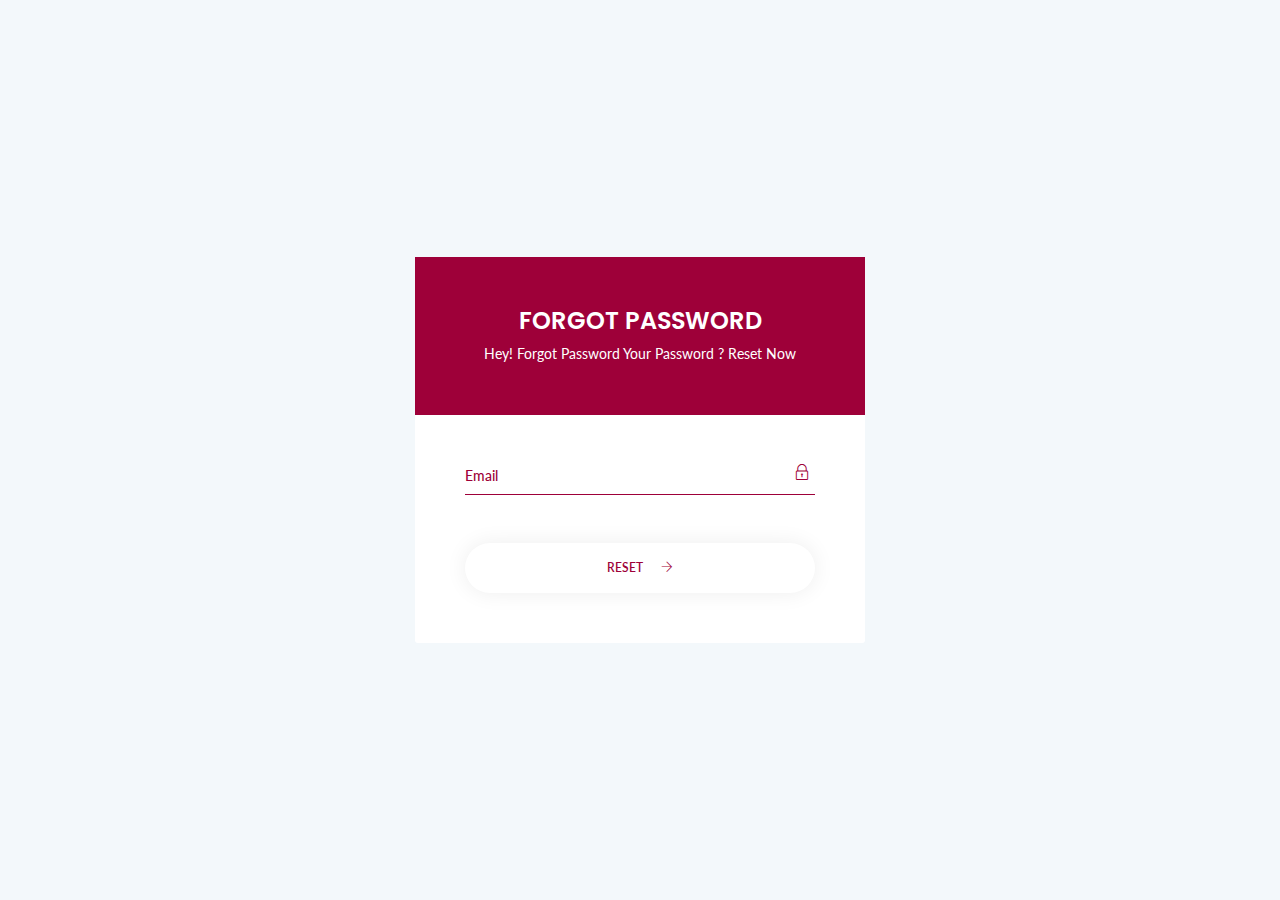
<file: forgot-password.html>
<!doctype html>
<html class="no-js" lang="en">

<head>
    <meta charset="utf-8">
    <meta http-equiv="x-ua-compatible" content="ie=edge">
    <title>Forgot Password - srtdash</title>
    <meta name="viewport" content="width=device-width, initial-scale=1">
    <link rel="shortcut icon" type="image/png" href="assets/images/icon/favicon.ico">
    <link rel="stylesheet" href="assets/css/bootstrap.min.css">
    <link rel="stylesheet" href="assets/css/font-awesome.min.css">
    <link rel="stylesheet" href="assets/css/themify-icons.css">
    <link rel="stylesheet" href="assets/css/metisMenu.css">
    <link rel="stylesheet" href="assets/css/owl.carousel.min.css">
    <link rel="stylesheet" href="assets/css/slicknav.min.css">
    <!-- amchart css -->
    <link rel="stylesheet" href="https://www.amcharts.com/lib/3/plugins/export/export.css" type="text/css" media="all" />
    <!-- others css -->
    <link rel="stylesheet" href="assets/css/typography.css">
    <link rel="stylesheet" href="assets/css/default-css.css">
    <link rel="stylesheet" href="assets/css/styles.css">
    <link rel="stylesheet" href="assets/css/responsive.css">
    <!-- modernizr css -->
    <script src="assets/js/vendor/modernizr-2.8.3.min.js"></script>
</head>

<body>
    <!--[if lt IE 8]>
            <p class="browserupgrade">You are using an <strong>outdated</strong> browser. Please <a href="http://browsehappy.com/">upgrade your browser</a> to improve your experience.</p>
        <![endif]-->
    <!-- preloader area start -->
    <div id="preloader">
        <div class="loader"></div>
    </div>
    <!-- preloader area end -->
    
    <!-- login area start -->
    <div class="login-area">
        <div class="container">
            <div class="login-box ptb--100">
                <form>
                    <div class="login-form-head">
                        <h4>Forgot Password</h4>
                        <p>Hey! Forgot Password Your Password ? Reset Now</p>
                    </div>
                    <div class="login-form-body">
                        <div class="form-gp">
                            <label for="exampleInputEmail1">Email</label>
                            <input type="email" id="exampleInputEmail1">
                            <i class="ti-lock"></i>
                        </div>
                        <div class="submit-btn-area mt-5">
                            <button id="form_submit" type="submit">Reset <i class="ti-arrow-right"></i></button>
                        </div>
                    </div>
                </form>
            </div>
        </div>
    </div>
    <!-- login area end -->

    <!-- jquery latest version -->
    <script src="assets/js/vendor/jquery-2.2.4.min.js"></script>
    <!-- bootstrap 4 js -->
    <script src="assets/js/popper.min.js"></script>
    <script src="assets/js/bootstrap.min.js"></script>
    <script src="assets/js/owl.carousel.min.js"></script>
    <script src="assets/js/metisMenu.min.js"></script>
    <script src="assets/js/jquery.slimscroll.min.js"></script>
    <script src="assets/js/jquery.slicknav.min.js"></script>
    
    <!-- others plugins -->
    <script src="assets/js/plugins.js"></script>
    <script src="assets/js/scripts.js"></script>
</body>

</html>
</file>
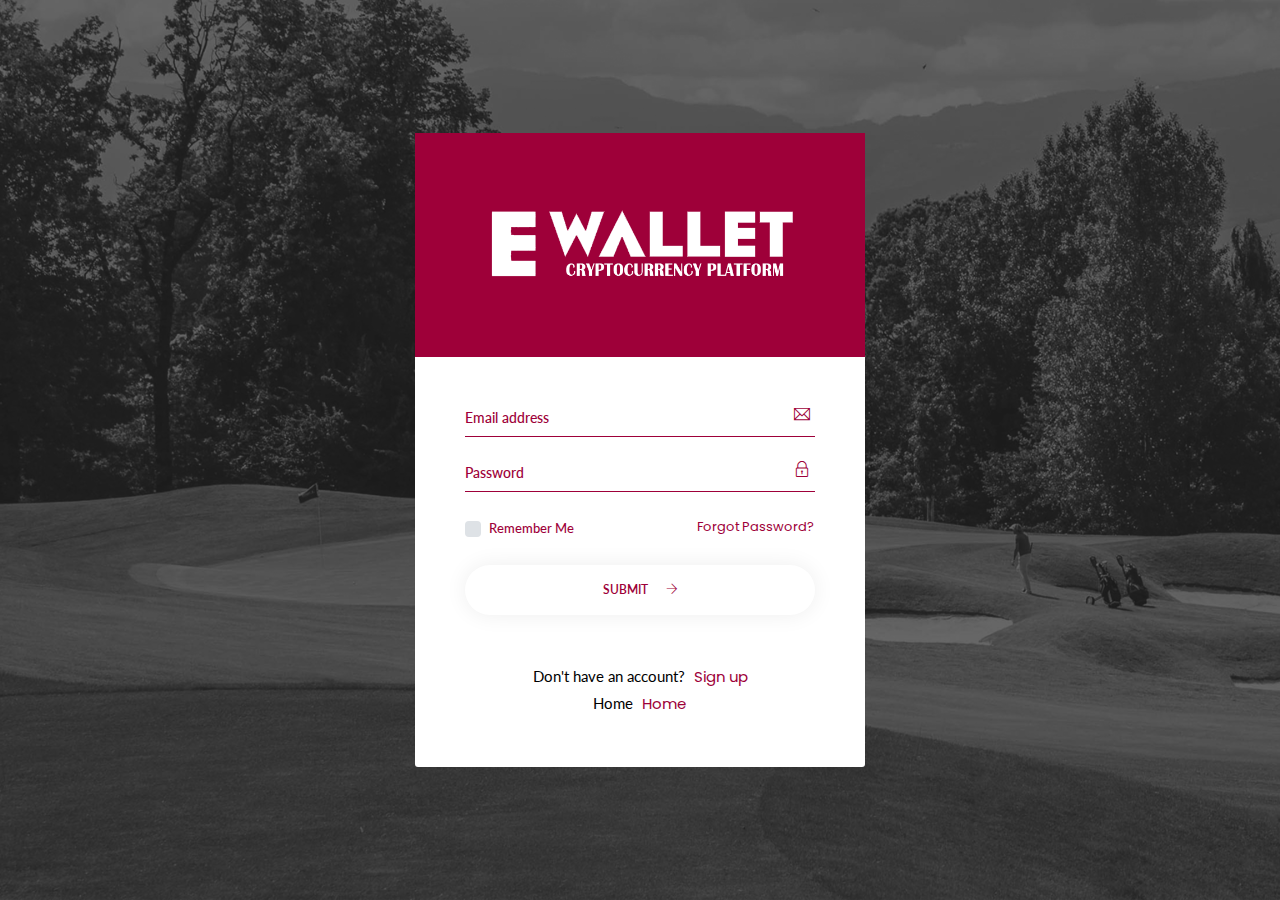
<file: login.html>
<!doctype html>
<html class="no-js" lang="en">

<head>
    <meta charset="utf-8">
    <meta http-equiv="x-ua-compatible" content="ie=edge">
    <title>E-Wallet Admin Panel</title>
    <meta name="viewport" content="width=device-width, initial-scale=1">
    <link rel="shortcut icon" type="image/png" href="assets/images/icon/favicon.ico">
    <link rel="stylesheet" href="assets/css/bootstrap.min.css">
    <link rel="stylesheet" href="assets/css/font-awesome.min.css">
    <link rel="stylesheet" href="assets/css/themify-icons.css">
    <link rel="stylesheet" href="assets/css/metisMenu.css">
    <link rel="stylesheet" href="assets/css/owl.carousel.min.css">
    <link rel="stylesheet" href="assets/css/slicknav.min.css">
    <!-- amchart css -->
    <link rel="stylesheet" href="https://www.amcharts.com/lib/3/plugins/export/export.css" type="text/css" media="all" />
    <!-- others css -->
    <link rel="stylesheet" href="assets/css/typography.css">
    <link rel="stylesheet" href="assets/css/default-css.css">
    <link rel="stylesheet" href="assets/css/styles.css">
    <link rel="stylesheet" href="assets/css/responsive.css">
    <!-- modernizr css -->
    <script src="assets/js/vendor/modernizr-2.8.3.min.js"></script>
</head>

<body>
    <!--[if lt IE 8]>
            <p class="browserupgrade">You are using an <strong>outdated</strong> browser. Please <a href="http://browsehappy.com/">upgrade your browser</a> to improve your experience.</p>
        <![endif]-->
    <!-- preloader area start -->
    <div id="preloader">
        <div class="loader"></div>
    </div>
    <!-- preloader area end -->
    <!-- login area start -->
    <div class="login-area login-bg">
        <div class="container">
            <div class="login-box ptb--100">
                <form>
                    <div class="login-form-head">
                        <img src="assets/images/login/ewallet white.png" alt="ewallet">
                    </div>
                    <div class="login-form-body">
                        <div class="form-gp">
                            <label for="exampleInputEmail1">Email address</label>
                            <input type="email" id="exampleInputEmail1">
                            <i class="ti-email"></i>
                        </div>
                        <div class="form-gp">
                            <label for="exampleInputPassword1">Password</label>
                            <input type="password" id="exampleInputPassword1">
                            <i class="ti-lock"></i>
                        </div>
                        <div class="row mb-4 rmber-area">
                            <div class="col-6">
                                <div class="custom-control custom-checkbox mr-sm-2">
                                    <input type="checkbox" class="custom-control-input" id="customControlAutosizing">
                                    <label class="custom-control-label" for="customControlAutosizing">Remember Me</label>
                                </div>
                            </div>
                            <div class="col-6 text-right">
                                <a href="forgot-password.html">Forgot Password?</a>
                            </div>
                        </div>
                        <div class="submit-btn-area">
                            <button id="form_submit" type="submit">Submit <i class="ti-arrow-right"></i></button>
                        </div>
                        <div class="form-footer text-center mt-5">
                            <p class="text-muted">Don't have an account? <a href="register.html">Sign up</a></p>
                            <p class="text-muted">Home <a href="index.html">Home</a></p>
                        </div>
                    </div>
                </form>
            </div>
        </div>
    </div>
    <!-- login area end -->

    <!-- jquery latest version -->
    <script src="assets/js/vendor/jquery-2.2.4.min.js"></script>
    <!-- bootstrap 4 js -->
    <script src="assets/js/popper.min.js"></script>
    <script src="assets/js/bootstrap.min.js"></script>
    <script src="assets/js/owl.carousel.min.js"></script>
    <script src="assets/js/metisMenu.min.js"></script>
    <script src="assets/js/jquery.slimscroll.min.js"></script>
    <script src="assets/js/jquery.slicknav.min.js"></script>
    
    <!-- others plugins -->
    <script src="assets/js/plugins.js"></script>
    <script src="assets/js/scripts.js"></script>
</body>

</html>
</file>
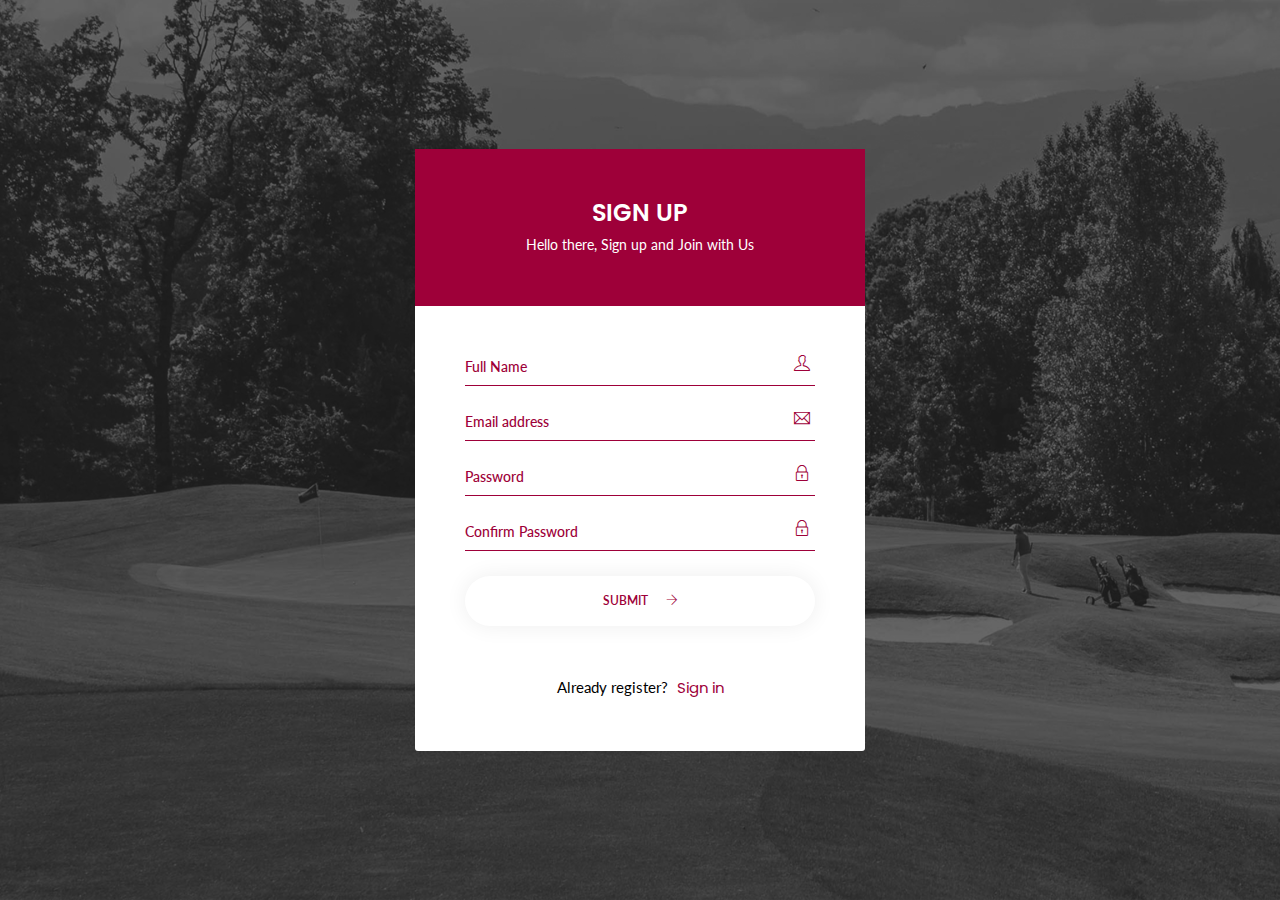
<file: register.html>
<!doctype html>
<html class="no-js" lang="en">

<head>
    <meta charset="utf-8">
    <meta http-equiv="x-ua-compatible" content="ie=edge">
    <title>Sign up - srtdash</title>
    <meta name="viewport" content="width=device-width, initial-scale=1">
    <link rel="shortcut icon" type="image/png" href="assets/images/icon/favicon.ico">
    <link rel="stylesheet" href="assets/css/bootstrap.min.css">
    <link rel="stylesheet" href="assets/css/font-awesome.min.css">
    <link rel="stylesheet" href="assets/css/themify-icons.css">
    <link rel="stylesheet" href="assets/css/metisMenu.css">
    <link rel="stylesheet" href="assets/css/owl.carousel.min.css">
    <link rel="stylesheet" href="assets/css/slicknav.min.css">
    <!-- amchart css -->
    <link rel="stylesheet" href="https://www.amcharts.com/lib/3/plugins/export/export.css" type="text/css" media="all" />
    <!-- others css -->
    <link rel="stylesheet" href="assets/css/typography.css">
    <link rel="stylesheet" href="assets/css/default-css.css">
    <link rel="stylesheet" href="assets/css/styles.css">
    <link rel="stylesheet" href="assets/css/responsive.css">
    <!-- modernizr css -->
    <script src="assets/js/vendor/modernizr-2.8.3.min.js"></script>
</head>

<body>
    <!--[if lt IE 8]>
            <p class="browserupgrade">You are using an <strong>outdated</strong> browser. Please <a href="http://browsehappy.com/">upgrade your browser</a> to improve your experience.</p>
        <![endif]-->
    <!-- preloader area start -->
    <div id="preloader">
        <div class="loader"></div>
    </div>
    <!-- preloader area end -->
    <!-- login area start -->
    <div class="login-area login-bg">
        <div class="container">
            <div class="login-box ptb--100">
                <form>
                    <div class="login-form-head">
                        <h4>Sign up</h4>
                        <p>Hello there, Sign up and Join with Us</p>
                    </div>
                    <div class="login-form-body">
                        <div class="form-gp">
                            <label for="exampleInputName1">Full Name</label>
                            <input type="text" id="exampleInputName1">
                            <i class="ti-user"></i>
                        </div>
                        <div class="form-gp">
                            <label for="exampleInputEmail1">Email address</label>
                            <input type="email" id="exampleInputEmail1">
                            <i class="ti-email"></i>
                        </div>
                        <div class="form-gp">
                            <label for="exampleInputPassword1">Password</label>
                            <input type="password" id="exampleInputPassword1">
                            <i class="ti-lock"></i>
                        </div>
                        <div class="form-gp">
                            <label for="exampleInputPassword2">Confirm Password</label>
                            <input type="password" id="exampleInputPassword2">
                            <i class="ti-lock"></i>
                        </div>
                        <div class="submit-btn-area">
                            <button id="form_submit" type="submit">Submit <i class="ti-arrow-right"></i></button>
                        </div>
                        <div class="form-footer text-center mt-5">
                            <p class="text-muted">Already register? <a href="login.html">Sign in</a></p>
                        </div>
                    </div>
                </form>
            </div>
        </div>
    </div>
    <!-- login area end -->

    <!-- jquery latest version -->
    <script src="assets/js/vendor/jquery-2.2.4.min.js"></script>
    <!-- bootstrap 4 js -->
    <script src="assets/js/popper.min.js"></script>
    <script src="assets/js/bootstrap.min.js"></script>
    <script src="assets/js/owl.carousel.min.js"></script>
    <script src="assets/js/metisMenu.min.js"></script>
    <script src="assets/js/jquery.slimscroll.min.js"></script>
    <script src="assets/js/jquery.slicknav.min.js"></script>
    
    <!-- others plugins -->
    <script src="assets/js/plugins.js"></script>
    <script src="assets/js/scripts.js"></script>
</body>

</html>
</file>
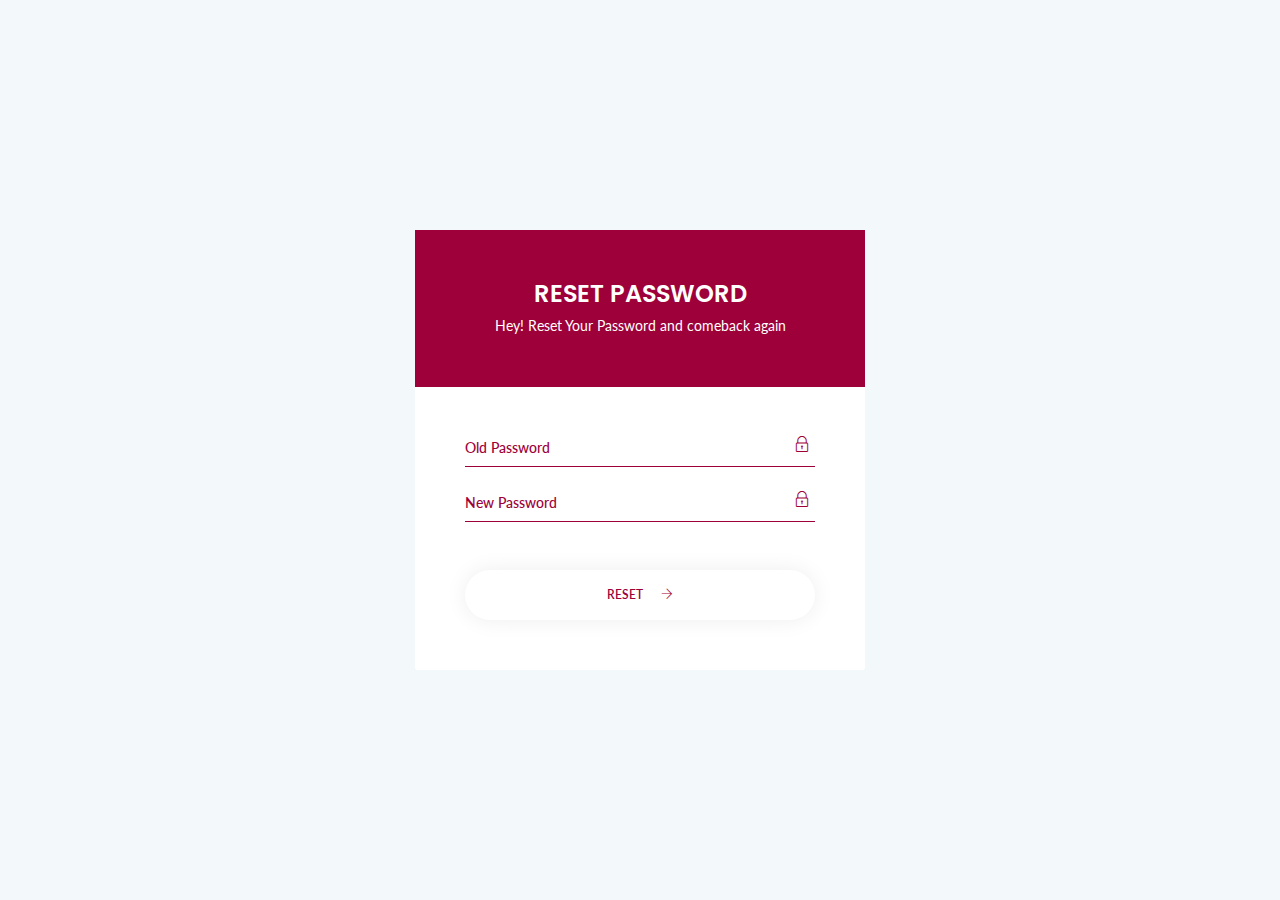
<file: reset-pass.html>
<!doctype html>
<html class="no-js" lang="en">

<head>
    <meta charset="utf-8">
    <meta http-equiv="x-ua-compatible" content="ie=edge">
    <title>Recover Password - srtdash</title>
    <meta name="viewport" content="width=device-width, initial-scale=1">
    <link rel="shortcut icon" type="image/png" href="assets/images/icon/favicon.ico">
    <link rel="stylesheet" href="assets/css/bootstrap.min.css">
    <link rel="stylesheet" href="assets/css/font-awesome.min.css">
    <link rel="stylesheet" href="assets/css/themify-icons.css">
    <link rel="stylesheet" href="assets/css/metisMenu.css">
    <link rel="stylesheet" href="assets/css/owl.carousel.min.css">
    <link rel="stylesheet" href="assets/css/slicknav.min.css">
    <!-- amchart css -->
    <link rel="stylesheet" href="https://www.amcharts.com/lib/3/plugins/export/export.css" type="text/css" media="all" />
    <!-- others css -->
    <link rel="stylesheet" href="assets/css/typography.css">
    <link rel="stylesheet" href="assets/css/default-css.css">
    <link rel="stylesheet" href="assets/css/styles.css">
    <link rel="stylesheet" href="assets/css/responsive.css">
    <!-- modernizr css -->
    <script src="assets/js/vendor/modernizr-2.8.3.min.js"></script>
</head>

<body>
    <!--[if lt IE 8]>
            <p class="browserupgrade">You are using an <strong>outdated</strong> browser. Please <a href="http://browsehappy.com/">upgrade your browser</a> to improve your experience.</p>
        <![endif]-->
    <!-- preloader area start -->
    <div id="preloader">
        <div class="loader"></div>
    </div>
    <!-- preloader area end -->
    <!-- login area start -->
    <div class="login-area">
        <div class="container">
            <div class="login-box ptb--100">
                <form>
                    <div class="login-form-head">
                        <h4>Reset Password</h4>
                        <p>Hey! Reset Your Password and comeback again</p>
                    </div>
                    <div class="login-form-body">
                        <div class="form-gp">
                            <label for="exampleInputPassword1">Old Password</label>
                            <input type="password" id="exampleInputPassword1">
                            <i class="ti-lock"></i>
                        </div>
                        <div class="form-gp">
                            <label for="exampleInputPassword2">New Password</label>
                            <input type="password" id="exampleInputPassword2">
                            <i class="ti-lock"></i>
                        </div>
                        <div class="submit-btn-area mt-5">
                            <button id="form_submit" type="submit">Reset <i class="ti-arrow-right"></i></button>
                        </div>
                    </div>
                </form>
            </div>
        </div>
    </div>
    <!-- login area end -->

    <!-- jquery latest version -->
    <script src="assets/js/vendor/jquery-2.2.4.min.js"></script>
    <!-- bootstrap 4 js -->
    <script src="assets/js/popper.min.js"></script>
    <script src="assets/js/bootstrap.min.js"></script>
    <script src="assets/js/owl.carousel.min.js"></script>
    <script src="assets/js/metisMenu.min.js"></script>
    <script src="assets/js/jquery.slimscroll.min.js"></script>
    <script src="assets/js/jquery.slicknav.min.js"></script>
    
    <!-- others plugins -->
    <script src="assets/js/plugins.js"></script>
    <script src="assets/js/scripts.js"></script>
</body>

</html>
</file>
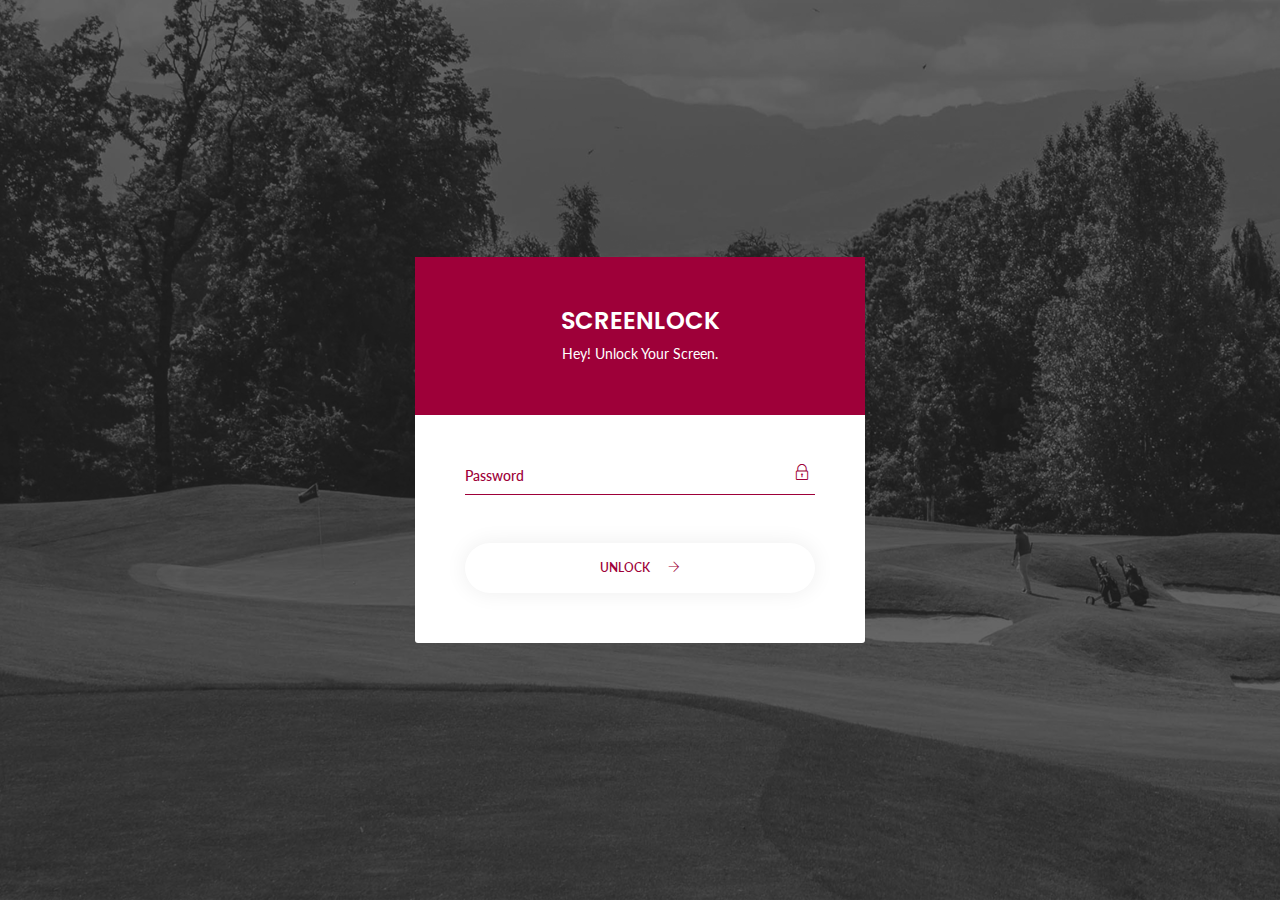
<file: screenlock.html>
<!doctype html>
<html class="no-js" lang="en">

<head>
    <meta charset="utf-8">
    <meta http-equiv="x-ua-compatible" content="ie=edge">
    <title>Screenlock - srtdash</title>
    <meta name="viewport" content="width=device-width, initial-scale=1">
    <link rel="shortcut icon" type="image/png" href="assets/images/icon/favicon.ico">
    <link rel="stylesheet" href="assets/css/bootstrap.min.css">
    <link rel="stylesheet" href="assets/css/font-awesome.min.css">
    <link rel="stylesheet" href="assets/css/themify-icons.css">
    <link rel="stylesheet" href="assets/css/metisMenu.css">
    <link rel="stylesheet" href="assets/css/owl.carousel.min.css">
    <link rel="stylesheet" href="assets/css/slicknav.min.css">
    <!-- amchart css -->
    <link rel="stylesheet" href="https://www.amcharts.com/lib/3/plugins/export/export.css" type="text/css" media="all" />
    <!-- others css -->
    <link rel="stylesheet" href="assets/css/typography.css">
    <link rel="stylesheet" href="assets/css/default-css.css">
    <link rel="stylesheet" href="assets/css/styles.css">
    <link rel="stylesheet" href="assets/css/responsive.css">
    <!-- modernizr css -->
    <script src="assets/js/vendor/modernizr-2.8.3.min.js"></script>
</head>

<body>
    <!--[if lt IE 8]>
            <p class="browserupgrade">You are using an <strong>outdated</strong> browser. Please <a href="http://browsehappy.com/">upgrade your browser</a> to improve your experience.</p>
        <![endif]-->
    <!-- preloader area start -->
    <div id="preloader">
        <div class="loader"></div>
    </div>
    <!-- preloader area end -->
    <!-- login area start -->
    <div class="login-area login-bg">
        <div class="container">
            <div class="login-box ptb--100">
                <form>
                    <div class="login-form-head">
                        <h4>Screenlock</h4>
                        <p>Hey! Unlock Your Screen.</p>
                    </div>
                    <div class="login-form-body">
                        <div class="form-gp">
                            <label for="exampleInputPassword1">Password</label>
                            <input type="password" id="exampleInputPassword1">
                            <i class="ti-lock"></i>
                        </div>
                        <div class="submit-btn-area mt-5">
                            <button id="form_submit" type="submit">Unlock <i class="ti-arrow-right"></i></button>
                        </div>
                    </div>
                </form>
            </div>
        </div>
    </div>
    <!-- login area end -->

    <!-- jquery latest version -->
    <script src="assets/js/vendor/jquery-2.2.4.min.js"></script>
    <!-- bootstrap 4 js -->
    <script src="assets/js/popper.min.js"></script>
    <script src="assets/js/bootstrap.min.js"></script>
    <script src="assets/js/owl.carousel.min.js"></script>
    <script src="assets/js/metisMenu.min.js"></script>
    <script src="assets/js/jquery.slimscroll.min.js"></script>
    <script src="assets/js/jquery.slicknav.min.js"></script>
    
    <!-- others plugins -->
    <script src="assets/js/plugins.js"></script>
    <script src="assets/js/scripts.js"></script>
</body>

</html>
</file>
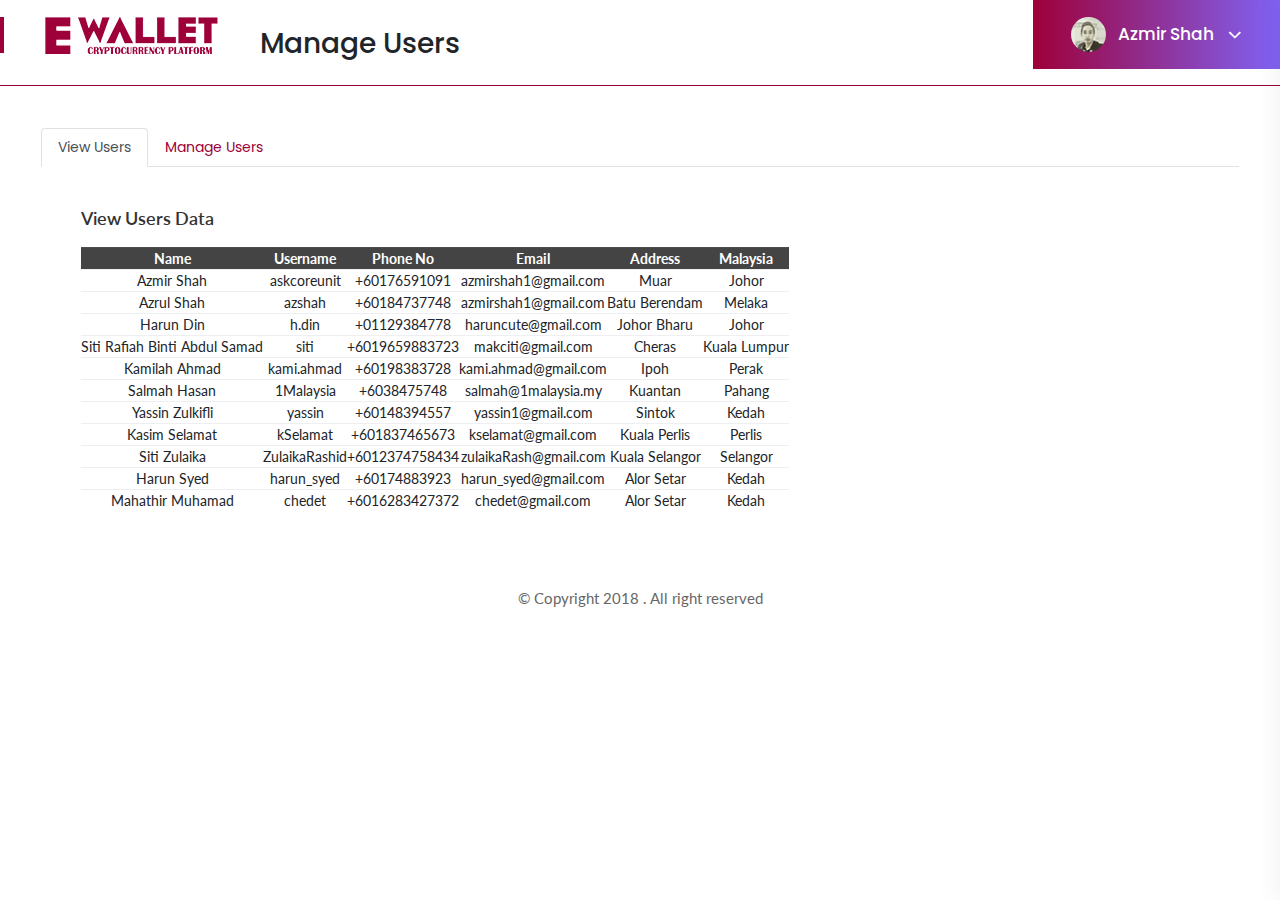
<file: users.html>
<!doctype html>
<html class="no-js" lang="en">
<javascript>

<head>
    <meta charset="utf-8">
    <meta http-equiv="x-ua-compatible" content="ie=edge">
    <title>E-Wallet Manage Users</title>
    <meta name="viewport" content="width=device-width, initial-scale=1">
    <link rel="shortcut icon" type="image/png" href="assets/images/icon/favicon.ico">
    <link rel="stylesheet" href="assets/css/bootstrap.min.css">
    <link rel="stylesheet" href="assets/css/font-awesome.min.css">
    <link rel="stylesheet" href="assets/css/themify-icons.css">
    <link rel="stylesheet" href="assets/css/metisMenu.css">
    <link rel="stylesheet" href="assets/css/owl.carousel.min.css">
    <link rel="stylesheet" href="assets/css/slicknav.min.css">
    <!-- amcharts css -->
    <link rel="stylesheet" href="https://www.amcharts.com/lib/3/plugins/export/export.css" type="text/css" media="all" />
    <!-- Start datatable css -->
    <link rel="stylesheet" type="text/css" href="https://cdn.datatables.net/1.10.19/css/jquery.dataTables.css">
    <link rel="stylesheet" type="text/css" href="https://cdn.datatables.net/1.10.18/css/dataTables.bootstrap4.min.css">
    <link rel="stylesheet" type="text/css" href="https://cdn.datatables.net/responsive/2.2.3/css/responsive.bootstrap.min.css">
    <link rel="stylesheet" type="text/css" href="https://cdn.datatables.net/responsive/2.2.3/css/responsive.jqueryui.min.css">
    <!-- style css -->
    <link rel="stylesheet" href="assets/css/typography.css">
    <link rel="stylesheet" href="assets/css/default-css.css">
    <link rel="stylesheet" href="assets/css/styles.css">
    <link rel="stylesheet" href="assets/css/responsive.css">
    <!-- modernizr css -->
    <script src="assets/js/vendor/modernizr-2.8.3.min.js"></script>
</head>

<body>
    <!--[if lt IE 8]>
            <p class="browserupgrade">You are using an <strong>outdated</strong> browser. Please <a href="http://browsehappy.com/">upgrade your browser</a> to improve your experience.</p>
        <![endif]-->
    <!-- preloader area start -->
    <div id="preloader">
        <div class="loader"></div>
    </div>
    <!-- preloader area end -->
    <!-- page container area start -->

 
            <!-- page title area start -->
            <div class="page-title-area">
                <div class="row align-items-center">
                    <div class="col-sm-6">
                        <div class="breadcrumbs-area clearfix">
                            <a href="index.html"><img class="page-title pull-left" src="assets/images/login/ewallet logo.png" alt="avatar"></a>
                            <ul class="breadcrumbs pull-left"><br>
                                <li><a><h3>Manage Users</h3></a></li>

                            </ul>
                        </div>
                    </div>
                    <div class="col-sm-6 clearfix">
                        <div class="user-profile pull-right">
                            <img class="avatar user-thumb" src="assets/images/author/avatar.png" alt="avatar">
                            <h4 class="user-name dropdown-toggle" data-toggle="dropdown">Azmir Shah <i class="fa fa-angle-down"></i></h4>
                            <div class="dropdown-menu">
                                <a class="dropdown-item" href="#">Message</a>
                                <a class="dropdown-item" href="#">Settings</a>
                                <a class="dropdown-item" href="#">Log Out</a>
                            </div>
                        </div>
                    </div>
                </div>
            </div>
            <!-- page title area end -->

            <!-- sales report area start -->
            <hr style="border-color: #9e0039;">
                    <!-- nav tab start -->
                    <div class="col-lg-12 mt-6">
                        <div class="card">
                            <div class="card-body">
                                <ul class="nav nav-tabs" id="myTab" role="tablist">
                                    <li class="nav-item">
                                        <a class="nav-link active" id="home-tab" data-toggle="tab" href="#home" role="tab" aria-controls="home" aria-selected="true">View Users</a>
                                    </li>
                                    <li class="nav-item">
                                        <a class="nav-link" id="profile-tab" data-toggle="tab" href="#profile" role="tab" aria-controls="profile" aria-selected="false">Manage Users</a>
                                    </li>
                                </ul>
                                <div class="tab-content mt-3" id="myTabContent">
                                    <div class="tab-pane fade show active" id="home" role="tabpanel" aria-labelledby="home-tab">
                                        <!-- Dark table start -->
                                        <div class="col-12 mt-3">
                                            <div class="card">
                                                <div class="card-body">
                                                    <h3 class="header-title">View Users Data</h3>
                                                    <div class="data-tables datatable-dark">
                                                        <table id="dataTable3" class="text-center">
                                                            <thead class="text-capitalize">
                                                                <tr>
                                                                    <th>Name</th>
                                                                    <th>username</th>
                                                                    <th>Phone No</th>
                                                                    <th>Email</th>
                                                                    <th>Address</th>
                                                                    <th>Malaysia</th>
                                                                </tr>
                                                            </thead>
                                                            <tbody>
                                                                <tr>
                                                                    <td>Azmir Shah</td>
                                                                    <td>askcoreunit</td>
                                                                    <td>+60176591091</td>
                                                                    <td>azmirshah1@gmail.com</td>
                                                                    <td>Muar</td>
                                                                    <td>Johor</td>
                                                                </tr>
                                                                <tr>
                                                                    <td>Azrul Shah</td>
                                                                    <td>azshah</td>
                                                                    <td>+60184737748</td>
                                                                    <td>azmirshah1@gmail.com</td>
                                                                    <td>Batu Berendam</td>
                                                                    <td>Melaka</td>
                                                                </tr>
                                                                <tr>
                                                                    <td>Harun Din</td>
                                                                    <td>h.din</td>
                                                                    <td>+01129384778</td>
                                                                    <td>haruncute@gmail.com</td>
                                                                    <td>Johor Bharu</td>
                                                                    <td>Johor</td>
                                                                </tr>
                                                                <tr>
                                                                    <td>Siti Rafiah Binti Abdul Samad</td>
                                                                    <td>siti</td>
                                                                    <td>+6019659883723</td>
                                                                    <td>makciti@gmail.com</td>
                                                                    <td>Cheras</td>
                                                                    <td>Kuala Lumpur</td>
                                                                </tr>
                                                                <tr>
                                                                    <td>Kamilah Ahmad</td>
                                                                    <td>kami.ahmad</td>
                                                                    <td>+60198383728</td>
                                                                    <td>kami.ahmad@gmail.com</td>
                                                                    <td>Ipoh</td>
                                                                    <td>Perak</td>
                                                                </tr>
                                                                <tr>
                                                                    <td>Salmah Hasan</td>
                                                                    <td>1Malaysia</td>
                                                                    <td>+6038475748</td>
                                                                    <td>salmah@1malaysia.my</td>
                                                                    <td>Kuantan</td>
                                                                    <td>Pahang</td>
                                                                </tr>
                                                                <tr>
                                                                    <td>Yassin Zulkifli</td>
                                                                    <td>yassin</td>
                                                                    <td>+60148394557</td>
                                                                    <td>yassin1@gmail.com</td>
                                                                    <td>Sintok</td>
                                                                    <td>Kedah</td>
                                                                </tr>
                                                                <tr>
                                                                    <td>Kasim Selamat</td>
                                                                    <td>kSelamat</td>
                                                                    <td>+601837465673</td>
                                                                    <td>kselamat@gmail.com</td>
                                                                    <td>Kuala Perlis</td>
                                                                    <td>Perlis</td>
                                                                </tr>
                                                                <tr>
                                                                    <td>Siti Zulaika</td>
                                                                    <td>ZulaikaRashid</td>
                                                                    <td>+6012374758434</td>
                                                                    <td>zulaikaRash@gmail.com</td>
                                                                    <td>Kuala Selangor</td>
                                                                    <td>Selangor</td>
                                                                </tr>
                                                                <tr>
                                                                    <td>Harun Syed</td>
                                                                    <td>harun_syed</td>
                                                                    <td>+60174883923</td>
                                                                    <td>harun_syed@gmail.com</td>
                                                                    <td>Alor Setar</td>
                                                                    <td>Kedah</td>
                                                                </tr>
                                                                <tr>
                                                                    <td>Mahathir Muhamad</td>
                                                                    <td>chedet</td>
                                                                    <td>+6016283427372</td>
                                                                    <td>chedet@gmail.com</td>
                                                                    <td>Alor Setar</td>
                                                                    <td>Kedah</td>
                                                                </tr>
                                                            </tbody>
                                                        </table>
                                                    </div>
                                                </div>
                                            </div>
                                        </div>
                                        <!-- Dark table end -->
                                    </div>
                                    <div class="tab-pane fade" id="profile" role="tabpanel" aria-labelledby="profile-tab">
                                        <!-- table primary start -->
                                        <div class="col-lg-12 mt-5">
                                            <div class="card">
                                                <div class="card-body">
                                                    <h4 class="header-title">Manage Users</h4>
                                                    <div class="single-table">
                                                        <div class="table-responsive">
                                                            <table class="table text-center">
                                                                <thead class="text-uppercase bg-dark">
                                                                    <tr class="text-white">
                                                                        <th scope="col">ID</th>
                                                                        <th scope="col">Name</th>
                                                                        <th scope="col">Phone Number</th>
                                                                        <th scope="col">Email</th>
                                                                        <th scope="col">edit</th>
                                                                        <th scope="col">delete</th>
                                                                    </tr>
                                                                </thead>
                                                                <tbody>
                                                                    <tr>

                                                                        <th scope="row">1</th>
                                                                        <td>Azmir Shah</td>
                                                                        <td>askcoreunit</td>
                                                                        <td>+60176591091</td>
                                                                        <td><i class="fa fa-edit"></i></td>
                                                                        <td><i class="ti-trash"></i></td>
                                                                    </tr>
                                                                    <tr>
                                                                        <th scope="row">2</th>
                                                                        <td>Azrul Shah</td>
                                                                        <td>+60184737748</td>
                                                                        <td>azmirshah1@gmail.com</td>
                                                                        <td><i class="fa fa-edit"></i></td>
                                                                        <td><i class="ti-trash"></i></td>
                                                                    </tr>
                                                                    <tr>
                                                                        <th scope="row">3</th>
                                                                        <td>Kamilah Ahmad</td>
                                                                        <td>+60198383728</td>
                                                                        <td>kami.ahmad@gmail.com</td>
                                                                        <td><i class="fa fa-edit"></i></td>
                                                                        <td><i class="ti-trash"></i></td>
                                                                    </tr>
                                                                    <tr>
                                                                        <th scope="row">4</th>
                                                                        <td>Siti Zulaika</td>
                                                                        <td>+6012374758434</td>
                                                                        <td>zulaikaRash@gmail.com</td>
                                                                        <td><i class="fa fa-edit"></i></td>
                                                                        <td><i class="ti-trash"></i></td>
                                                                    </tr>
                                                                </tbody>
                                                            </table>
                                                        </div>
                                                    </div>
                                                </div>
                                            </div>
                                        </div>
                                        <!-- table primary end -->
                                    </div>
                                    <div class="tab-pane fade" id="contact" role="tabpanel" aria-labelledby="contact-tab">
                                        <p>Lorem, ipsum dolor sit amet consectetur adipisicing elit. Dicta soluta doloribus, ullam, ut obcaecati laboriosam eos, officia dolores voluptatum quas impedit placeat cumque animi quos odio quibusdam voluptatibus magnam minima facilis necessitatibus libero! Error velit veritatis veniam ipsa? Reiciendis quas qui neque atque repudiandae quidem incidunt, a consectetur ipsam impedit.</p>
                                    </div>
                                </div>
                            </div>
                        </div>
                    </div>
                    <!-- nav tab end -->

        <!-- footer area start-->
        <footer>
            <div class="footer-area">
                <p>© Copyright 2018 . All right reserved</p>
            </div>
        </footer>
        <!-- footer area end-->
    <!-- page container area end -->
    <!-- offset area start -->
    <div class="offset-area">
        <div class="offset-close"><i class="ti-close"></i></div>
        <ul class="nav offset-menu-tab">
            <li><a class="active" data-toggle="tab" href="#activity">Activity</a></li>
            <li><a data-toggle="tab" href="#settings">Settings</a></li>
        </ul>
        <div class="offset-content tab-content">
            <div id="activity" class="tab-pane fade in show active">
                <div class="recent-activity">
                    <div class="timeline-task">
                        <div class="icon bg1">
                            <i class="fa fa-envelope"></i>
                        </div>
                        <div class="tm-title">
                            <h4>Rashed sent you an email</h4>
                            <span class="time"><i class="ti-time"></i>09:35</span>
                        </div>
                        <p>Lorem ipsum dolor sit amet consectetur adipisicing elit. Esse distinctio itaque at.
                        </p>
                    </div>
                    <div class="timeline-task">
                        <div class="icon bg2">
                            <i class="fa fa-check"></i>
                        </div>
                        <div class="tm-title">
                            <h4>Added</h4>
                            <span class="time"><i class="ti-time"></i>7 Minutes Ago</span>
                        </div>
                        <p>Lorem ipsum dolor sit amet consectetur.
                        </p>
                    </div>
                    <div class="timeline-task">
                        <div class="icon bg2">
                            <i class="fa fa-exclamation-triangle"></i>
                        </div>
                        <div class="tm-title">
                            <h4>You missed you Password!</h4>
                            <span class="time"><i class="ti-time"></i>09:20 Am</span>
                        </div>
                    </div>
                    <div class="timeline-task">
                        <div class="icon bg3">
                            <i class="fa fa-bomb"></i>
                        </div>
                        <div class="tm-title">
                            <h4>Member waiting for you Attention</h4>
                            <span class="time"><i class="ti-time"></i>09:35</span>
                        </div>
                        <p>Lorem ipsum dolor sit amet consectetur adipisicing elit. Esse distinctio itaque at.
                        </p>
                    </div>
                    <div class="timeline-task">
                        <div class="icon bg3">
                            <i class="ti-signal"></i>
                        </div>
                        <div class="tm-title">
                            <h4>You Added Kaji Patha few minutes ago</h4>
                            <span class="time"><i class="ti-time"></i>01 minutes ago</span>
                        </div>
                        <p>Lorem ipsum dolor sit amet consectetur adipisicing elit. Esse distinctio itaque at.
                        </p>
                    </div>
                    <div class="timeline-task">
                        <div class="icon bg1">
                            <i class="fa fa-envelope"></i>
                        </div>
                        <div class="tm-title">
                            <h4>Ratul Hamba sent you an email</h4>
                            <span class="time"><i class="ti-time"></i>09:35</span>
                        </div>
                        <p>Hello sir , where are you, i am egerly waiting for you.
                        </p>
                    </div>
                    <div class="timeline-task">
                        <div class="icon bg2">
                            <i class="fa fa-exclamation-triangle"></i>
                        </div>
                        <div class="tm-title">
                            <h4>Rashed sent you an email</h4>
                            <span class="time"><i class="ti-time"></i>09:35</span>
                        </div>
                        <p>Lorem ipsum dolor sit amet consectetur adipisicing elit. Esse distinctio itaque at.
                        </p>
                    </div>
                    <div class="timeline-task">
                        <div class="icon bg2">
                            <i class="fa fa-exclamation-triangle"></i>
                        </div>
                        <div class="tm-title">
                            <h4>Rashed sent you an email</h4>
                            <span class="time"><i class="ti-time"></i>09:35</span>
                        </div>
                    </div>
                    <div class="timeline-task">
                        <div class="icon bg3">
                            <i class="fa fa-bomb"></i>
                        </div>
                        <div class="tm-title">
                            <h4>Rashed sent you an email</h4>
                            <span class="time"><i class="ti-time"></i>09:35</span>
                        </div>
                        <p>Lorem ipsum dolor sit amet consectetur adipisicing elit. Esse distinctio itaque at.
                        </p>
                    </div>
                    <div class="timeline-task">
                        <div class="icon bg3">
                            <i class="ti-signal"></i>
                        </div>
                        <div class="tm-title">
                            <h4>Rashed sent you an email</h4>
                            <span class="time"><i class="ti-time"></i>09:35</span>
                        </div>
                        <p>Lorem ipsum dolor sit amet consectetur adipisicing elit. Esse distinctio itaque at.
                        </p>
                    </div>
                </div>
            </div>
            <div id="settings" class="tab-pane fade">
                <div class="offset-settings">
                    <h4>General Settings</h4>
                    <div class="settings-list">
                        <div class="s-settings">
                            <div class="s-sw-title">
                                <h5>Notifications</h5>
                                <div class="s-swtich">
                                    <input type="checkbox" id="switch1" />
                                    <label for="switch1">Toggle</label>
                                </div>
                            </div>
                            <p>Keep it 'On' When you want to get all the notification.</p>
                        </div>
                        <div class="s-settings">
                            <div class="s-sw-title">
                                <h5>Show recent activity</h5>
                                <div class="s-swtich">
                                    <input type="checkbox" id="switch2" />
                                    <label for="switch2">Toggle</label>
                                </div>
                            </div>
                            <p>The for attribute is necessary to bind our custom checkbox with the input.</p>
                        </div>
                        <div class="s-settings">
                            <div class="s-sw-title">
                                <h5>Show your emails</h5>
                                <div class="s-swtich">
                                    <input type="checkbox" id="switch3" />
                                    <label for="switch3">Toggle</label>
                                </div>
                            </div>
                            <p>Show email so that easily find you.</p>
                        </div>
                        <div class="s-settings">
                            <div class="s-sw-title">
                                <h5>Show Task statistics</h5>
                                <div class="s-swtich">
                                    <input type="checkbox" id="switch4" />
                                    <label for="switch4">Toggle</label>
                                </div>
                            </div>
                            <p>The for attribute is necessary to bind our custom checkbox with the input.</p>
                        </div>
                        <div class="s-settings">
                            <div class="s-sw-title">
                                <h5>Notifications</h5>
                                <div class="s-swtich">
                                    <input type="checkbox" id="switch5" />
                                    <label for="switch5">Toggle</label>
                                </div>
                            </div>
                            <p>Use checkboxes when looking for yes or no answers.</p>
                        </div>
                    </div>
                </div>
            </div>
        </div>
    </div>

    <!-- offset area end -->
    <!-- jquery latest version -->
    <script src="assets/js/vendor/jquery-2.2.4.min.js"></script>
    <!-- bootstrap 4 js -->
    <script src="assets/js/popper.min.js"></script>
    <script src="assets/js/bootstrap.min.js"></script>
    <script src="assets/js/owl.carousel.min.js"></script>
    <script src="assets/js/metisMenu.min.js"></script>
    <script src="assets/js/jquery.slimscroll.min.js"></script>
    <script src="assets/js/jquery.slicknav.min.js"></script>
    
    <!-- Start datatable js -->
    <script src="https://cdn.datatables.net/1.10.19/js/jquery.dataTables.js"></script>
    <script src="https://cdn.datatables.net/1.10.18/js/jquery.dataTables.min.js"></script>
    <script src="https://cdn.datatables.net/1.10.18/js/dataTables.bootstrap4.min.js"></script>
    <script src="https://cdn.datatables.net/responsive/2.2.3/js/dataTables.responsive.min.js"></script>
    <script src="https://cdn.datatables.net/responsive/2.2.3/js/responsive.bootstrap.min.js"></script>
    <!-- others plugins -->
    <script src="assets/js/plugins.js"></script>
    <script src="assets/js/scripts.js"></script>
</body>

</html>
</file>
<file: assets/css/themify-icons.css>
@font-face {
	font-family: 'themify';
	src:url('../fonts/themify.eot?-fvbane');
	src:url('../fonts/themify.eot?#iefix-fvbane') format('embedded-opentype'),
		url('../fonts/themify.woff?-fvbane') format('woff'),
		url('../fonts/themify.ttf?-fvbane') format('truetype'),
		url('../fonts/themify.svg?-fvbane#themify') format('svg');
	font-weight: normal;
	font-style: normal;
}

[class^="ti-"], [class*=" ti-"] {
	font-family: 'themify';
	speak: none;
	font-style: normal;
	font-weight: normal;
	font-variant: normal;
	text-transform: none;
	line-height: 1;

	/* Better Font Rendering =========== */
	-webkit-font-smoothing: antialiased;
	-moz-osx-font-smoothing: grayscale;
}

.ti-wand:before {
	content: "\e600";
}
.ti-volume:before {
	content: "\e601";
}
.ti-user:before {
	content: "\e602";
}
.ti-unlock:before {
	content: "\e603";
}
.ti-unlink:before {
	content: "\e604";
}
.ti-trash:before {
	content: "\e605";
}
.ti-thought:before {
	content: "\e606";
}
.ti-target:before {
	content: "\e607";
}
.ti-tag:before {
	content: "\e608";
}
.ti-tablet:before {
	content: "\e609";
}
.ti-star:before {
	content: "\e60a";
}
.ti-spray:before {
	content: "\e60b";
}
.ti-signal:before {
	content: "\e60c";
}
.ti-shopping-cart:before {
	content: "\e60d";
}
.ti-shopping-cart-full:before {
	content: "\e60e";
}
.ti-settings:before {
	content: "\e60f";
}
.ti-search:before {
	content: "\e610";
}
.ti-zoom-in:before {
	content: "\e611";
}
.ti-zoom-out:before {
	content: "\e612";
}
.ti-cut:before {
	content: "\e613";
}
.ti-ruler:before {
	content: "\e614";
}
.ti-ruler-pencil:before {
	content: "\e615";
}
.ti-ruler-alt:before {
	content: "\e616";
}
.ti-bookmark:before {
	content: "\e617";
}
.ti-bookmark-alt:before {
	content: "\e618";
}
.ti-reload:before {
	content: "\e619";
}
.ti-plus:before {
	content: "\e61a";
}
.ti-pin:before {
	content: "\e61b";
}
.ti-pencil:before {
	content: "\e61c";
}
.ti-pencil-alt:before {
	content: "\e61d";
}
.ti-paint-roller:before {
	content: "\e61e";
}
.ti-paint-bucket:before {
	content: "\e61f";
}
.ti-na:before {
	content: "\e620";
}
.ti-mobile:before {
	content: "\e621";
}
.ti-minus:before {
	content: "\e622";
}
.ti-medall:before {
	content: "\e623";
}
.ti-medall-alt:before {
	content: "\e624";
}
.ti-marker:before {
	content: "\e625";
}
.ti-marker-alt:before {
	content: "\e626";
}
.ti-arrow-up:before {
	content: "\e627";
}
.ti-arrow-right:before {
	content: "\e628";
}
.ti-arrow-left:before {
	content: "\e629";
}
.ti-arrow-down:before {
	content: "\e62a";
}
.ti-lock:before {
	content: "\e62b";
}
.ti-location-arrow:before {
	content: "\e62c";
}
.ti-link:before {
	content: "\e62d";
}
.ti-layout:before {
	content: "\e62e";
}
.ti-layers:before {
	content: "\e62f";
}
.ti-layers-alt:before {
	content: "\e630";
}
.ti-key:before {
	content: "\e631";
}
.ti-import:before {
	content: "\e632";
}
.ti-image:before {
	content: "\e633";
}
.ti-heart:before {
	content: "\e634";
}
.ti-heart-broken:before {
	content: "\e635";
}
.ti-hand-stop:before {
	content: "\e636";
}
.ti-hand-open:before {
	content: "\e637";
}
.ti-hand-drag:before {
	content: "\e638";
}
.ti-folder:before {
	content: "\e639";
}
.ti-flag:before {
	content: "\e63a";
}
.ti-flag-alt:before {
	content: "\e63b";
}
.ti-flag-alt-2:before {
	content: "\e63c";
}
.ti-eye:before {
	content: "\e63d";
}
.ti-export:before {
	content: "\e63e";
}
.ti-exchange-vertical:before {
	content: "\e63f";
}
.ti-desktop:before {
	content: "\e640";
}
.ti-cup:before {
	content: "\e641";
}
.ti-crown:before {
	content: "\e642";
}
.ti-comments:before {
	content: "\e643";
}
.ti-comment:before {
	content: "\e644";
}
.ti-comment-alt:before {
	content: "\e645";
}
.ti-close:before {
	content: "\e646";
}
.ti-clip:before {
	content: "\e647";
}
.ti-angle-up:before {
	content: "\e648";
}
.ti-angle-right:before {
	content: "\e649";
}
.ti-angle-left:before {
	content: "\e64a";
}
.ti-angle-down:before {
	content: "\e64b";
}
.ti-check:before {
	content: "\e64c";
}
.ti-check-box:before {
	content: "\e64d";
}
.ti-camera:before {
	content: "\e64e";
}
.ti-announcement:before {
	content: "\e64f";
}
.ti-brush:before {
	content: "\e650";
}
.ti-briefcase:before {
	content: "\e651";
}
.ti-bolt:before {
	content: "\e652";
}
.ti-bolt-alt:before {
	content: "\e653";
}
.ti-blackboard:before {
	content: "\e654";
}
.ti-bag:before {
	content: "\e655";
}
.ti-move:before {
	content: "\e656";
}
.ti-arrows-vertical:before {
	content: "\e657";
}
.ti-arrows-horizontal:before {
	content: "\e658";
}
.ti-fullscreen:before {
	content: "\e659";
}
.ti-arrow-top-right:before {
	content: "\e65a";
}
.ti-arrow-top-left:before {
	content: "\e65b";
}
.ti-arrow-circle-up:before {
	content: "\e65c";
}
.ti-arrow-circle-right:before {
	content: "\e65d";
}
.ti-arrow-circle-left:before {
	content: "\e65e";
}
.ti-arrow-circle-down:before {
	content: "\e65f";
}
.ti-angle-double-up:before {
	content: "\e660";
}
.ti-angle-double-right:before {
	content: "\e661";
}
.ti-angle-double-left:before {
	content: "\e662";
}
.ti-angle-double-down:before {
	content: "\e663";
}
.ti-zip:before {
	content: "\e664";
}
.ti-world:before {
	content: "\e665";
}
.ti-wheelchair:before {
	content: "\e666";
}
.ti-view-list:before {
	content: "\e667";
}
.ti-view-list-alt:before {
	content: "\e668";
}
.ti-view-grid:before {
	content: "\e669";
}
.ti-uppercase:before {
	content: "\e66a";
}
.ti-upload:before {
	content: "\e66b";
}
.ti-underline:before {
	content: "\e66c";
}
.ti-truck:before {
	content: "\e66d";
}
.ti-timer:before {
	content: "\e66e";
}
.ti-ticket:before {
	content: "\e66f";
}
.ti-thumb-up:before {
	content: "\e670";
}
.ti-thumb-down:before {
	content: "\e671";
}
.ti-text:before {
	content: "\e672";
}
.ti-stats-up:before {
	content: "\e673";
}
.ti-stats-down:before {
	content: "\e674";
}
.ti-split-v:before {
	content: "\e675";
}
.ti-split-h:before {
	content: "\e676";
}
.ti-smallcap:before {
	content: "\e677";
}
.ti-shine:before {
	content: "\e678";
}
.ti-shift-right:before {
	content: "\e679";
}
.ti-shift-left:before {
	content: "\e67a";
}
.ti-shield:before {
	content: "\e67b";
}
.ti-notepad:before {
	content: "\e67c";
}
.ti-server:before {
	content: "\e67d";
}
.ti-quote-right:before {
	content: "\e67e";
}
.ti-quote-left:before {
	content: "\e67f";
}
.ti-pulse:before {
	content: "\e680";
}
.ti-printer:before {
	content: "\e681";
}
.ti-power-off:before {
	content: "\e682";
}
.ti-plug:before {
	content: "\e683";
}
.ti-pie-chart:before {
	content: "\e684";
}
.ti-paragraph:before {
	content: "\e685";
}
.ti-panel:before {
	content: "\e686";
}
.ti-package:before {
	content: "\e687";
}
.ti-music:before {
	content: "\e688";
}
.ti-music-alt:before {
	content: "\e689";
}
.ti-mouse:before {
	content: "\e68a";
}
.ti-mouse-alt:before {
	content: "\e68b";
}
.ti-money:before {
	content: "\e68c";
}
.ti-microphone:before {
	content: "\e68d";
}
.ti-menu:before {
	content: "\e68e";
}
.ti-menu-alt:before {
	content: "\e68f";
}
.ti-map:before {
	content: "\e690";
}
.ti-map-alt:before {
	content: "\e691";
}
.ti-loop:before {
	content: "\e692";
}
.ti-location-pin:before {
	content: "\e693";
}
.ti-list:before {
	content: "\e694";
}
.ti-light-bulb:before {
	content: "\e695";
}
.ti-Italic:before {
	content: "\e696";
}
.ti-info:before {
	content: "\e697";
}
.ti-infinite:before {
	content: "\e698";
}
.ti-id-badge:before {
	content: "\e699";
}
.ti-hummer:before {
	content: "\e69a";
}
.ti-home:before {
	content: "\e69b";
}
.ti-help:before {
	content: "\e69c";
}
.ti-headphone:before {
	content: "\e69d";
}
.ti-harddrives:before {
	content: "\e69e";
}
.ti-harddrive:before {
	content: "\e69f";
}
.ti-gift:before {
	content: "\e6a0";
}
.ti-game:before {
	content: "\e6a1";
}
.ti-filter:before {
	content: "\e6a2";
}
.ti-files:before {
	content: "\e6a3";
}
.ti-file:before {
	content: "\e6a4";
}
.ti-eraser:before {
	content: "\e6a5";
}
.ti-envelope:before {
	content: "\e6a6";
}
.ti-download:before {
	content: "\e6a7";
}
.ti-direction:before {
	content: "\e6a8";
}
.ti-direction-alt:before {
	content: "\e6a9";
}
.ti-dashboard:before {
	content: "\e6aa";
}
.ti-control-stop:before {
	content: "\e6ab";
}
.ti-control-shuffle:before {
	content: "\e6ac";
}
.ti-control-play:before {
	content: "\e6ad";
}
.ti-control-pause:before {
	content: "\e6ae";
}
.ti-control-forward:before {
	content: "\e6af";
}
.ti-control-backward:before {
	content: "\e6b0";
}
.ti-cloud:before {
	content: "\e6b1";
}
.ti-cloud-up:before {
	content: "\e6b2";
}
.ti-cloud-down:before {
	content: "\e6b3";
}
.ti-clipboard:before {
	content: "\e6b4";
}
.ti-car:before {
	content: "\e6b5";
}
.ti-calendar:before {
	content: "\e6b6";
}
.ti-book:before {
	content: "\e6b7";
}
.ti-bell:before {
	content: "\e6b8";
}
.ti-basketball:before {
	content: "\e6b9";
}
.ti-bar-chart:before {
	content: "\e6ba";
}
.ti-bar-chart-alt:before {
	content: "\e6bb";
}
.ti-back-right:before {
	content: "\e6bc";
}
.ti-back-left:before {
	content: "\e6bd";
}
.ti-arrows-corner:before {
	content: "\e6be";
}
.ti-archive:before {
	content: "\e6bf";
}
.ti-anchor:before {
	content: "\e6c0";
}
.ti-align-right:before {
	content: "\e6c1";
}
.ti-align-left:before {
	content: "\e6c2";
}
.ti-align-justify:before {
	content: "\e6c3";
}
.ti-align-center:before {
	content: "\e6c4";
}
.ti-alert:before {
	content: "\e6c5";
}
.ti-alarm-clock:before {
	content: "\e6c6";
}
.ti-agenda:before {
	content: "\e6c7";
}
.ti-write:before {
	content: "\e6c8";
}
.ti-window:before {
	content: "\e6c9";
}
.ti-widgetized:before {
	content: "\e6ca";
}
.ti-widget:before {
	content: "\e6cb";
}
.ti-widget-alt:before {
	content: "\e6cc";
}
.ti-wallet:before {
	content: "\e6cd";
}
.ti-video-clapper:before {
	content: "\e6ce";
}
.ti-video-camera:before {
	content: "\e6cf";
}
.ti-vector:before {
	content: "\e6d0";
}
.ti-themify-logo:before {
	content: "\e6d1";
}
.ti-themify-favicon:before {
	content: "\e6d2";
}
.ti-themify-favicon-alt:before {
	content: "\e6d3";
}
.ti-support:before {
	content: "\e6d4";
}
.ti-stamp:before {
	content: "\e6d5";
}
.ti-split-v-alt:before {
	content: "\e6d6";
}
.ti-slice:before {
	content: "\e6d7";
}
.ti-shortcode:before {
	content: "\e6d8";
}
.ti-shift-right-alt:before {
	content: "\e6d9";
}
.ti-shift-left-alt:before {
	content: "\e6da";
}
.ti-ruler-alt-2:before {
	content: "\e6db";
}
.ti-receipt:before {
	content: "\e6dc";
}
.ti-pin2:before {
	content: "\e6dd";
}
.ti-pin-alt:before {
	content: "\e6de";
}
.ti-pencil-alt2:before {
	content: "\e6df";
}
.ti-palette:before {
	content: "\e6e0";
}
.ti-more:before {
	content: "\e6e1";
}
.ti-more-alt:before {
	content: "\e6e2";
}
.ti-microphone-alt:before {
	content: "\e6e3";
}
.ti-magnet:before {
	content: "\e6e4";
}
.ti-line-double:before {
	content: "\e6e5";
}
.ti-line-dotted:before {
	content: "\e6e6";
}
.ti-line-dashed:before {
	content: "\e6e7";
}
.ti-layout-width-full:before {
	content: "\e6e8";
}
.ti-layout-width-default:before {
	content: "\e6e9";
}
.ti-layout-width-default-alt:before {
	content: "\e6ea";
}
.ti-layout-tab:before {
	content: "\e6eb";
}
.ti-layout-tab-window:before {
	content: "\e6ec";
}
.ti-layout-tab-v:before {
	content: "\e6ed";
}
.ti-layout-tab-min:before {
	content: "\e6ee";
}
.ti-layout-slider:before {
	content: "\e6ef";
}
.ti-layout-slider-alt:before {
	content: "\e6f0";
}
.ti-layout-sidebar-right:before {
	content: "\e6f1";
}
.ti-layout-sidebar-none:before {
	content: "\e6f2";
}
.ti-layout-sidebar-left:before {
	content: "\e6f3";
}
.ti-layout-placeholder:before {
	content: "\e6f4";
}
.ti-layout-menu:before {
	content: "\e6f5";
}
.ti-layout-menu-v:before {
	content: "\e6f6";
}
.ti-layout-menu-separated:before {
	content: "\e6f7";
}
.ti-layout-menu-full:before {
	content: "\e6f8";
}
.ti-layout-media-right-alt:before {
	content: "\e6f9";
}
.ti-layout-media-right:before {
	content: "\e6fa";
}
.ti-layout-media-overlay:before {
	content: "\e6fb";
}
.ti-layout-media-overlay-alt:before {
	content: "\e6fc";
}
.ti-layout-media-overlay-alt-2:before {
	content: "\e6fd";
}
.ti-layout-media-left-alt:before {
	content: "\e6fe";
}
.ti-layout-media-left:before {
	content: "\e6ff";
}
.ti-layout-media-center-alt:before {
	content: "\e700";
}
.ti-layout-media-center:before {
	content: "\e701";
}
.ti-layout-list-thumb:before {
	content: "\e702";
}
.ti-layout-list-thumb-alt:before {
	content: "\e703";
}
.ti-layout-list-post:before {
	content: "\e704";
}
.ti-layout-list-large-image:before {
	content: "\e705";
}
.ti-layout-line-solid:before {
	content: "\e706";
}
.ti-layout-grid4:before {
	content: "\e707";
}
.ti-layout-grid3:before {
	content: "\e708";
}
.ti-layout-grid2:before {
	content: "\e709";
}
.ti-layout-grid2-thumb:before {
	content: "\e70a";
}
.ti-layout-cta-right:before {
	content: "\e70b";
}
.ti-layout-cta-left:before {
	content: "\e70c";
}
.ti-layout-cta-center:before {
	content: "\e70d";
}
.ti-layout-cta-btn-right:before {
	content: "\e70e";
}
.ti-layout-cta-btn-left:before {
	content: "\e70f";
}
.ti-layout-column4:before {
	content: "\e710";
}
.ti-layout-column3:before {
	content: "\e711";
}
.ti-layout-column2:before {
	content: "\e712";
}
.ti-layout-accordion-separated:before {
	content: "\e713";
}
.ti-layout-accordion-merged:before {
	content: "\e714";
}
.ti-layout-accordion-list:before {
	content: "\e715";
}
.ti-ink-pen:before {
	content: "\e716";
}
.ti-info-alt:before {
	content: "\e717";
}
.ti-help-alt:before {
	content: "\e718";
}
.ti-headphone-alt:before {
	content: "\e719";
}
.ti-hand-point-up:before {
	content: "\e71a";
}
.ti-hand-point-right:before {
	content: "\e71b";
}
.ti-hand-point-left:before {
	content: "\e71c";
}
.ti-hand-point-down:before {
	content: "\e71d";
}
.ti-gallery:before {
	content: "\e71e";
}
.ti-face-smile:before {
	content: "\e71f";
}
.ti-face-sad:before {
	content: "\e720";
}
.ti-credit-card:before {
	content: "\e721";
}
.ti-control-skip-forward:before {
	content: "\e722";
}
.ti-control-skip-backward:before {
	content: "\e723";
}
.ti-control-record:before {
	content: "\e724";
}
.ti-control-eject:before {
	content: "\e725";
}
.ti-comments-smiley:before {
	content: "\e726";
}
.ti-brush-alt:before {
	content: "\e727";
}
.ti-youtube:before {
	content: "\e728";
}
.ti-vimeo:before {
	content: "\e729";
}
.ti-twitter:before {
	content: "\e72a";
}
.ti-time:before {
	content: "\e72b";
}
.ti-tumblr:before {
	content: "\e72c";
}
.ti-skype:before {
	content: "\e72d";
}
.ti-share:before {
	content: "\e72e";
}
.ti-share-alt:before {
	content: "\e72f";
}
.ti-rocket:before {
	content: "\e730";
}
.ti-pinterest:before {
	content: "\e731";
}
.ti-new-window:before {
	content: "\e732";
}
.ti-microsoft:before {
	content: "\e733";
}
.ti-list-ol:before {
	content: "\e734";
}
.ti-linkedin:before {
	content: "\e735";
}
.ti-layout-sidebar-2:before {
	content: "\e736";
}
.ti-layout-grid4-alt:before {
	content: "\e737";
}
.ti-layout-grid3-alt:before {
	content: "\e738";
}
.ti-layout-grid2-alt:before {
	content: "\e739";
}
.ti-layout-column4-alt:before {
	content: "\e73a";
}
.ti-layout-column3-alt:before {
	content: "\e73b";
}
.ti-layout-column2-alt:before {
	content: "\e73c";
}
.ti-instagram:before {
	content: "\e73d";
}
.ti-google:before {
	content: "\e73e";
}
.ti-github:before {
	content: "\e73f";
}
.ti-flickr:before {
	content: "\e740";
}
.ti-facebook:before {
	content: "\e741";
}
.ti-dropbox:before {
	content: "\e742";
}
.ti-dribbble:before {
	content: "\e743";
}
.ti-apple:before {
	content: "\e744";
}
.ti-android:before {
	content: "\e745";
}
.ti-save:before {
	content: "\e746";
}
.ti-save-alt:before {
	content: "\e747";
}
.ti-yahoo:before {
	content: "\e748";
}
.ti-wordpress:before {
	content: "\e749";
}
.ti-vimeo-alt:before {
	content: "\e74a";
}
.ti-twitter-alt:before {
	content: "\e74b";
}
.ti-tumblr-alt:before {
	content: "\e74c";
}
.ti-trello:before {
	content: "\e74d";
}
.ti-stack-overflow:before {
	content: "\e74e";
}
.ti-soundcloud:before {
	content: "\e74f";
}
.ti-sharethis:before {
	content: "\e750";
}
.ti-sharethis-alt:before {
	content: "\e751";
}
.ti-reddit:before {
	content: "\e752";
}
.ti-pinterest-alt:before {
	content: "\e753";
}
.ti-microsoft-alt:before {
	content: "\e754";
}
.ti-linux:before {
	content: "\e755";
}
.ti-jsfiddle:before {
	content: "\e756";
}
.ti-joomla:before {
	content: "\e757";
}
.ti-html5:before {
	content: "\e758";
}
.ti-flickr-alt:before {
	content: "\e759";
}
.ti-email:before {
	content: "\e75a";
}
.ti-drupal:before {
	content: "\e75b";
}
.ti-dropbox-alt:before {
	content: "\e75c";
}
.ti-css3:before {
	content: "\e75d";
}
.ti-rss:before {
	content: "\e75e";
}
.ti-rss-alt:before {
	content: "\e75f";
}
</file>
<file: assets/css/typography.css>
/*
Table Of Contents
=========================
- Default Typography
- Custom Typography
=========================
*/


/*
--------------------------
- Default Typography
--------------------------
*/

body {
    font-size: 14px;
    font-family: 'Lato', sans-serif;
}

h1,
h2,
h3,
h4,
h5,
h6 {
    margin: 0;
    font-family: 'Poppins', sans-serif;
}
p{
    font-family: 'Lato', sans-serif;
    font-size: 15px;
    line-height: 26px;
    color: #444;
    margin-bottom: 0;
}
p img {
    margin: 0;
}

/* links */

a,
a:visited {
    text-decoration: none;
    transition: all 0.3s ease-in-out;
    -webkit-transition: all 0.3s ease-in-out;
    -moz-transition: all 0.3s ease-in-out;
    -o-transition: all 0.3s ease-in-out;
    outline: 0;
    font-family: 'Poppins', sans-serif;
}
a:hover{
    text-decoration: none;
}
a:focus {
    text-decoration: none;
    outline: 0;
}

p a,
p a:visited {
    line-height: inherit;
    outline: 0;
}


/* list */

ul,
ol {
    margin-bottom: 0px;
    margin-top: 0px;
    padding: 0;
}

ul {
    margin: 0;
    list-style-type: none;
}

ol {
    list-style: decimal;
}

ol,
ul.square,
ul.circle,
ul.disc {
    margin-left: 0px;
}

ul.square {
    list-style: square outside;
}

ul.circle {
    list-style: circle outside;
}

ul.disc {
    list-style: disc outside;
}

ul ul,
ul ol,
ol ol,
ol ul {
    margin: 0;
}

ul ul li,
ul ol li,
ol ol li,
ol ul li {
    margin-bottom: 0px;
}

button {
    cursor: pointer;
    outline: none!important;
    letter-spacing: 0;
}

/*
--------------------------
- Custom Typography
--------------------------
*/
/* blockquote */
blockquote{
    padding: 60px;
    position: relative;
    background: #853BFA;
}
blockquote:before{
    content: '\f10d';
    font-family: fontawesome;
    color: #fff;
    font-size: 32px;
    position: absolute;
    left: 16px;
    top: 46px;
}
blockquote p{
    font-size: 17px;
    color: #fff;
}
.blockquote-footer{
    color: #fff;
}
</file>
<file: assets/css/default-css.css>
/* 
--------------------------
- 1.1 Default CSS
--------------------------
*/

/*google font*/

@import url('https://fonts.googleapis.com/css?family=Lato:300,400,700,900|Poppins:100,300,400,500,600,700,800,900');
/* Your default CSS. */

* {
    margin: 0;
    padding: 0;
    box-sizing: border-box;
}

*, *:before, *:after {
    -moz-box-sizing: border-box;
    -webkit-box-sizing: border-box;
    box-sizing: border-box;
}

*:focus {
    outline: 0;
}

html {
    -webkit-font-smoothing: antialiased;
}

body {
    background: #fff;
    font-weight: normal;
    -webkit-font-smoothing: antialiased;
    /* Fix for webkit rendering */
    -webkit-text-size-adjust: 100%;
}

img {
    max-width: 100%;
    height: auto;
}

.confirm {
    color: green;
    font-weight: bold;
}
.reject {
    color: Red;
    font-weight: bold;
}


/*Profile Picture*/
.profileImage {
  grid-row: 1/3;
  border-radius: 50%;
  -webkit-box-shadow: 0px 0px 0px 2px #9e0039;
  box-shadow: 0px 0px 0px 2px #9e0039;
  -webkit-box-sizing: border-box;
  box-sizing: border-box;}
  .profileImage img {
    max-width: 70%;
    border-radius: 50%;
    display: block; }

   .crypto-profile {
  display: grid;
  grid-template-columns: 100px 10px 3fr;
  grid-column-gap: 12px; }

.rightSize {
    width:100px;
  height:100px;
}

  .right {
    margin-left: 52px;
}


/*custome css*/

/*--------------------------
   Padding top
---------------------------*/

.pt--0 {
    padding-top: 0
}

.pt--10 {
    padding-top: 10px
}

.pt--15 {
    padding-top: 15px
}

.pt--20 {
    padding-top: 20px
}

.pt--30 {
    padding-top: 30px
}

.pt--40 {
    padding-top: 40px
}

.pt--50 {
    padding-top: 50px
}

.pt--60 {
    padding-top: 60px
}

.pt--70 {
    padding-top: 70px
}

.pt--80 {
    padding-top: 80px
}

.pt--90 {
    padding-top: 90px
}

.pt--100 {
    padding-top: 100px
}

.pt--110 {
    padding-top: 110px
}

.pt--120 {
    padding-top: 120px
}

.pt--130 {
    padding-top: 130px
}

.pt--140 {
    padding-top: 140px
}

.pt--150 {
    padding-top: 150px
}

.pt--160 {
    padding-top: 160px
}

.pt--170 {
    padding-top: 170px
}

.pt--180 {
    padding-top: 180px
}

.pt--190 {
    padding-top: 190px
}

/*------------------------
   Padding bottom
---------------------------*/

.pb--0 {
    padding-bottom: 0
}

.pb--10 {
    padding-bottom: 10px
}

.pb--15 {
    padding-bottom: 15px
}

.pb--20 {
    padding-bottom: 20px
}

.pb--30 {
    padding-bottom: 30px
}

.pb--40 {
    padding-bottom: 40px
}

.pb--50 {
    padding-bottom: 50px
}

.pb--60 {
    padding-bottom: 60px
}

.pb--70 {
    padding-bottom: 70px
}

.pb--80 {
    padding-bottom: 80px
}

.pb--90 {
    padding-bottom: 90px
}

.pb--100 {
    padding-bottom: 100px
}

.pb--110 {
    padding-bottom: 110px
}

.pb--120 {
    padding-bottom: 120px
}

.pb--130 {
    padding-bottom: 130px
}

.pb--140 {
    padding-bottom: 140px
}

.pb--150 {
    padding-bottom: 150px
}

.pb--160 {
    padding-bottom: 160px
}

.pb--170 {
    padding-bottom: 170px
}

.pb--180 {
    padding-bottom: 180px
}

.pb--190 {
    padding-bottom: 190px
}

/*------------------------------
   Page section padding 
-------------------------------*/

.ptb--0 {
    padding: 0
}

.ptb--10 {
    padding: 10px 0
}

.ptb--20 {
    padding: 20px 0
}

.ptb--30 {
    padding: 30px 0
}

.ptb--40 {
    padding: 40px 0
}

.ptb--50 {
    padding: 50px 0
}

.ptb--60 {
    padding: 60px 0
}

.ptb--70 {
    padding: 70px 0
}

.ptb--80 {
    padding: 80px 0
}

.ptb--90 {
    padding: 90px 0
}

.ptb--100 {
    padding: 100px 0
}

.ptb--110 {
    padding: 110px 0
}

.ptb--120 {
    padding: 120px 0
}

.ptb--130 {
    padding: 130px 0
}

.ptb--140 {
    padding: 140px 0
}

.ptb--150 {
    padding: 150px 0
}

.ptb--160 {
    padding: 160px 0
}

.ptb--170 {
    padding: 170px 0
}

.ptb--180 {
    padding: 180px 0
}

/*------------------------------
   Page section padding left
-------------------------------*/

.pl--0 {
    padding-left: 0px;
}

.pl--10 {
    padding-left: 10px;
}

.pl--20 {
    padding-left: 20px;
}

.pl--30 {
    padding-left: 30px;
}

.pl--40 {
    padding-left: 40px;
}

.pl--50 {
    padding-left: 50px;
}

.pl--60 {
    padding-left: 60px;
}

.pl--70 {
    padding-left: 70px;
}

.pl--80 {
    padding-left: 80px;
}

.pl--90 {
    padding-left: 90px;
}

.pl--100 {
    padding-left: 100px;
}

.pl--110 {
    padding-left: 110px;
}

/*------------------------------
   Page section padding right
-------------------------------*/

.pr--0 {
    padding-right: 0px;
}

.pr--10 {
    padding-right: 10px;
}

.pr--20 {
    padding-right: 20px;
}

.pr--30 {
    padding-right: 30px;
}

.pr--40 {
    padding-right: 40px;
}

.pr--50 {
    padding-right: 50px;
}

.pr--60 {
    padding-right: 60px;
}

.pr--70 {
    padding-right: 70px;
}

.pr--80 {
    padding-right: 80px;
}

.pr--90 {
    padding-right: 90px;
}

.pr--100 {
    padding-right: 100px;
}

.pr--110 {
    padding-right: 110px;
}

/* Colors */

:root {
/*
    --primary-color: #4336FB; */
     --primary-color: #9e0039;
}

#preloader {
    position: fixed;
    left: 0;
    top: 0;
    z-index: 99999;
    height: 100%;
    width: 100%;
    background: #fff;
    display: flex;
}
.loader{
    margin: auto;
    height: 50px;
    width: 50px;
    border-radius: 50%;
    position: relative;
}
.loader:before{
    content: '';
    position: absolute;
    left: 0;
    top: 0;
    height: 100%;
    width: 100%;
    background: #000;
    border-radius: 50%;
    opacity: 0;
    animation: popin 1.5s linear infinite 0s;
}
.loader:after{
    content: '';
    position: absolute;
    left: 0;
    top: 0;
    height: 100%;
    width: 100%;
    background: #000;
    border-radius: 50%;
    opacity: 0;
    animation: popin 1.5s linear infinite 0.5s;
}

@keyframes popin{
    0%{
        opacity: 0;
        transform: scale(0);
    }
    1%{
        opacity: 0.1;
        transform: scale(0);
    }
    99%{
        opacity: 0;
        transform: scale(2);
    }
    100%{
        opacity: 0;
        transform: scale(0);
    }
}
</file>
<file: assets/css/responsive.css>
/* (1366x768) WXGA Display */

@media screen and (min-width: 1441px) and (max-width: 1920px) {
    .error-content {
        margin-top: 100px;
    }
}

/*Medium Desktop Device*/

@media screen and (min-width: 1200px) and (max-width: 1440px) {
    .col-ml-6 {
        -webkit-box-flex: 0;
        -ms-flex: 0 0 50%;
        flex: 0 0 50%;
        max-width: 50%;
    }
    .col-ml-12 {
        -webkit-box-flex: 0;
        -ms-flex: 0 0 100%;
        flex: 0 0 100%;
        max-width: 100%;
    }
    .col-ml-8 {
        -webkit-box-flex: 0;
        -ms-flex: 0 0 66.666667%;
        flex: 0 0 66.666667%;
        max-width: 66.666667%;
    }
    .col-ml-4 {
        -webkit-box-flex: 0;
        -ms-flex: 0 0 33.333333%;
        flex: 0 0 33.333333%;
        max-width: 33.333333%;
    }

    #coin_distribution-wrapper {
        margin-top: -68px;
    }
    .cripto-live ul li .icon {
        height: 23px;
        width: 23px;
        margin-right: 3px;
        font-size: 13px;
        line-height: 23px;
    }
    .cripto-live ul li {
        margin-bottom: 35px;
        font-size: 15px;
    }
    .exhcange-rate {
        padding: 48px 38px;
    }
    .exchange-btn button {
        margin-top: 37px;
    }
    .single-report h2 {
        font-size: 19px;
    }
    .s-report-title {
        margin-bottom: 17px;
    }
    .card-title {
        font-size: 20px;
    }
    .s-report-inner {
        padding-left: 73px;
    }
    /* dashboard two */
    .s-report-title .header-title {
        font-size: 15px;
    }
    .member-box .media-body p {
        font-size: 15px;
    }
    .s-member img {
        max-width: 60px;
    }
    .s-member .media-body {
        margin-left: 20px!important;
    }
    .tm-social a {
        margin-left: 3px;
        font-size: 18px;
    }
    .member-box .media-body span {
        font-size: 14px;
        line-height: 21px;
    }
    .team-search {
        margin-top: 20px;
    }
    .team-search input {
        width: 100%;
    }

    /* error page */
    .error-content {
        margin-top: 100px;
    }

    /* dashboard three */
    #salesanalytic {
        height: 500px;
    }
    #seomap {
        height: 346px;
    }
    #seolinechart8 {
        margin-top: 60px;
    }
}

/* Normal desktop :992px. */

@media (min-width: 1200px) and (max-width: 1364px) {

    /* sidebar */
    .sidebar-menu {
        position: fixed;
        left: -90%;
        top: 0;
        height: 100vh;
        width: 365px;
    }
    .sbar_collapsed .logo a span {
        display: block;
    }
    .sbar_collapsed .sidebar-menu {
        width: 365px;
        left: 0;
    }
    .minisidebar.main-menu {
        margin-right: 0;
    }
    .sbar_collapsed .nav-btn {
        margin-right: 15px;
        position: fixed;
        z-index: 99;
        left: 364px;
        background: #303641;
        padding: 14px;
        top: 0;
        margin: 0;
    }
    .sbar_collapsed .nav-btn span {
        background: #fffbfb;
    }
    /* main content */
    .main-content-inner {
        padding: 0 15px 50px;
    }
    .page-container,
    .sbar_collapsed.page-container {
        padding-left: 0;
    }
    /* sidebar collapsed end */
    /* pricing */
    .col-mdl-4 {
        -webkit-box-flex: 0;
        -ms-flex: 0 0 33.333333%;
        flex: 0 0 33.333333%;
        max-width: 33.333333%;
    }
}

@media (min-width: 992px) and (max-width: 1199px) {
    /* dashboard one */
    .mt-md-30 {
        margin-top: 30px;
    }
    /* sidebar */
    .sidebar-menu {
        position: fixed;
        left: -90%;
        top: 0;
        height: 100vh;
        width: 365px;
    }
    .sbar_collapsed .logo a span {
        display: block;
    }
    .sbar_collapsed .sidebar-menu {
        width: 306px;
        left: 0;
    }
    .minisidebar.main-menu {
        margin-right: 0;
    }
    .sbar_collapsed .nav-btn {
        margin-right: 15px;
        position: fixed;
        z-index: 99;
        left: 306px;
        background: #303641;
        padding: 14px;
        top: 0;
        margin: 0;
    }
    .sbar_collapsed .nav-btn span {
        background: #fffbfb;
    }
    /* main content */
    .main-content-inner {
        padding: 0 15px 50px;
    }
    .page-container,
    .sbar_collapsed.page-container {
        padding-left: 0;
    }
    /* fact area */
    .single-report h2 {
        font-size: 17px;
    }
    .s-report-inner {
        padding-left: 73px;
    }
    .s-report-title {
        margin-bottom: 17px;
    }
    .s-report-title .card-title {
        font-size: 20px;
    }
    #coin_distribution-wrapper {
        margin-top: -65px;
    }
    #verview-shart-wrapper {
        margin-top: -26px;
    }
    .cripto-live ul li .icon {
        height: 23px;
        width: 23px;
        margin-right: 3px;
        font-size: 13px;
        line-height: 23px;
    }
    .cripto-live ul li {
        margin-bottom: 35px;
        font-size: 15px;
    }
    .letest-news {
        display: flex;
        flex-wrap: wrap;
        justify-content: space-between;
    }
    .exchange-btn button {
        margin-top: 37px;
    }
    .single-post {
        flex-basis: calc(50% - 15px);
        display: block;
    }
    .lts-thumb {
        margin-bottom: 10px;
    }
    /* dashboard two */
    .member-box .media-body p {
        font-size: 16px;
    }

    /* dahsboard three */
    #seolinechart8 {
        margin-top: 60px;
    }

    /* horizontal header dashboard */
    .horizontal-menu ul li a {
        padding: 10px 8px;
    }
    .seo-fact #seolinechart3,
    .seo-fact #seolinechart4 {
        max-width: 144px;
    }
}

/* Normal desktop :991px. */

@media (min-width: 768px) and (max-width: 991px) {
    /* dashboard one */
    /* sidebar */
    .sidebar-menu {
        position: fixed;
        left: -90%;
        top: 0;
        height: 100vh;
        width: 306px;
    }
    .sbar_collapsed .logo a span {
        display: block;
    }
    .sbar_collapsed .sidebar-menu {
        width: 306px;
        left: 0;
    }
    .minisidebar.main-menu {
        margin-right: 0;
    }
    .sbar_collapsed .nav-btn {
        margin-right: 15px;
        position: fixed;
        z-index: 99;
        left: 306px;
        background: #303641;
        padding: 14px;
        top: 0;
        margin: 0;
    }
    .sbar_collapsed .nav-btn span {
        background: #fffbfb;
    }
    .sbar_collapsed .metismenu li a span,
    .sbar_collapsed .metismenu li a:after,
    .sbar_collapsed .metismenu .collapse.in {
        display: inline-block;
    }
    /* main content */
    .main-content-inner {
        padding: 0 15px 50px;
    }
    .page-container,
    .sbar_collapsed.page-container {
        padding-left: 0;
    }
    /* main content */
    .search-box input {
        width: 278px;
    }
    /* fact area */
    .s-report-inner {
        padding-left: 18px;
    }
    .single-report .icon {
        display: none;
    }
    .single-report h2 {
        font-size: 16px;
    }
    .single-report span {
        font-size: 13px;
    }
    .s-report-title {
        margin-bottom: 19px;
    }
    .card-title {
        font-size: 18px;
    }
    /* coin distribution */
    .coin-distribution {
        margin-top: 30px;
    }
    #coin_distribution-wrapper {
        margin-top: -101px;
    }
    .mt-sm-30 {
        margin-top: 30px;
    }
    /* criptio price */
    .cripto-live ul li {
        width: 49%;
        display: inline-block;
    }
    .input-form input {
        height: 70px;
        padding-left: 20px;
    }
    .exchange-btn button {
        height: 70px;
    }
    .input-form span {
        height: 70px;
        line-height: 70px;
    }
    /* icons */
    .icon-container {
        flex-basis: calc(100% * (1/3));
    }

    /* maps */
    #mapamchart1,
    #mapamchart2,
    #mapamchart3,
    #mapamchart4,
    #mapamchart5,
    #mapamchart6 {
        height: 300px;
    }
    #google_map {
        height: 400px;
    }

    /* login page */
    .ptb--100 {
        padding: 90px 0;
    }
    /* horizontal header dashboard */
    .header-bottom .search-box input {
        max-width: 100%;
    }
}

/* small mobile :320px. */

@media (max-width: 767px) {
    .ptb--100 {
        padding: 90px 0;
    }
}

/* Large Mobile :480px. */

@media only screen and (min-width: 480px) and (max-width: 767px) {
    /* dashboard one */
    .mb-xs-30 {
        margin-bottom: 30px;
    }
    .mt-sm-30 {
        margin-top: 30px;
    }
    .mb-sm-40 {
        margin-bottom: 40px;
    }
    /* sidebar */
    .sidebar-menu {
        position: fixed;
        left: -90%;
        top: 0;
        height: 100vh;
        width: 365px;
    }
    .sbar_collapsed .logo a span {
        display: block;
    }
    .sbar_collapsed .sidebar-menu {
        width: 365px;
        left: 0;
    }
    .minisidebar.main-menu {
        margin-right: 0;
    }
    .sbar_collapsed .nav-btn {
        margin-right: 15px;
        position: fixed;
        z-index: 99;
        left: 364px;
        background: #303641;
        padding: 14px;
        top: 0;
        margin: 0;
    }
    .sbar_collapsed .nav-btn span {
        background: #fffbfb;
    }
    /* main content */
    .main-content-inner {
        padding: 0 15px 35px;
    }
    .page-container,
    .sbar_collapsed.page-container {
        padding-left: 0;
    }
    /* main content */
    .search-box input {
        width: 278px;
    }
    .notification-area li {
        margin-left: 21px;
    }
    .page-title {
        font-size: 21px;
    }
    #coin_distribution-wrapper {
        margin-top: -74px;
    }
    .coin-distribution {
        margin-top: 30px;
    }
    .trd-history-tabs ul li a {
        margin: 0 8px;
    }
    table.dbkit-table tr {
        height: 64px;
    }
    .lts-thumb {
        margin-bottom: 15px;
    }
    .lts-content h2 a {
        font-size: 19px;
        font-weight: 500;
    }
    .lts-content span {
        font-size: 16px;
        font-weight: 500;
        margin-bottom: 6px;
    }
    .input-form input {
        height: 70px;
        padding-left: 20px;
    }
    .exchange-btn button {
        height: 70px;
    }
    .input-form span {
        height: 70px;
        line-height: 70px;
    }
    /* icons */
    .icon-container {
        flex-basis: calc(100% * (1/2));
    }

    /* maps */
    #mapamchart1,
    #mapamchart2,
    #mapamchart3,
    #mapamchart4,
    #mapamchart5,
    #mapamchart6 {
        height: 300px;
    }
    #google_map {
        height: 400px;
    }

    /* horizontal header dashboard */
    .header-bottom .search-box input {
        max-width: 100%;
    }
}

/* small mobile :320px. */

@media (min-width: 240px) and (max-width: 479px) {
    /* dashboard one */
    /* sidebar */
    .sidebar-menu {
        position: fixed;
        left: -90%;
        top: 0;
        height: 100vh;
        width: 90%;
    }
    .sbar_collapsed .logo a span {
        display: block;
    }
    .sbar_collapsed .sidebar-menu {
        width: 85%;
        left: 0;
    }
    .minisidebar.main-menu {
        margin-right: 0;
    }
    .sbar_collapsed .nav-btn {
        margin-right: 15px;
        position: fixed;
        z-index: 99;
        right: 0;
        top: 0;
        background: #303641;
        margin: 0;
        padding: 14px;
    }
    .sbar_collapsed .nav-btn span {
        background: #fffbfb;
    }
    /* main content */
    .main-content-inner {
        padding: 0 15px 50px;
    }
    .page-container,
    .sbar_collapsed.page-container {
        padding-left: 0;
    }
    .card-body {
        padding: 1.25rem;
    }
    /* hedaer */
    .search-box input {
        width: 223px;
    }
    .nav-btn {
        margin-right: 15px;
    }
    .notification-area {
        text-align: center;
        margin: 30px 0 3px;
        float: none;
    }
    .notification-area li {
        margin: 0 15px;
    }
    .user-profile {
        margin: 16px 0 10px 0;
    }
    .user-profile .dropdown-menu {
        width: 100%;
        right: 0px!important;
    }
    .nt-enveloper-box.notify-box {
        width: 286px;
        right: -101px!important;
    }
    .bell-notify-box.notify-box {
        width: 286px;
        right: -160px!important;
    }
    .page-title-area {
        padding: 15px 30px 0;
    }
    /* fact area */
    .s-report-inner {
        padding-left: 20px;
    }
    .single-report .icon {
        display: none;
    }
    .single-report h2 {
        font-size: 20px;
    }
    .card-title {
        font-size: 18px;
    }
    .mb-xs-30 {
        margin-bottom: 30px;
    }
    .mt-xs-30 {
        margin-top: 30px;
    }
    .coin-distribution {
        margin-top: 30px;
    }
    #verview-shart {
        height: 235px;
    }
    #coin_distribution-wrapper {
        margin-top: -88px;
    }
    .market-status-table {
        padding-top: 0!important;
    }
    .cripto-live ul li {
        font-size: 14px;
    }
    .cripto-live ul li .icon {
        height: 25px;
        width: 25px;
        margin-right: 4px;
        font-size: 14px;
        line-height: 25px;
    }
    .cripto-live ul li span {
        width: 45%;
    }
    .trd-history-tabs ul li a {
        margin-right: 18px;
        margin-left: 0;
    }
    .trd-history-tabs {
        margin: 10px 0;
    }
    table.dbkit-table tr {
        height: 63px;
    }
    /* blog */
    .lts-content h2 a {
        font-size: 18px;
        font-weight: 500;
    }
    .lts-thumb {
        flex-basis: 100%;
        margin-bottom: 10px;
    }
    .lts-content {
        flex-basis: 100%;
    }
    .mb-xs-20 {
        margin-bottom: 20px;
    }
    .mb-xs-40 {
        margin-bottom: 40px;
    }
    .input-form input {
        height: 60px;
        padding-left: 15px;
        box-shadow: 0 0 12px rgba(0, 0, 0, 0.07);
    }
    .input-form span {
        width: 86px;
        line-height: 60px;
        font-size: 17px;
    }
    .exhcange-rate {
        padding: 0;
        background-color: #fff;
    }
    .exhcange-rate .exchange-devider {
        font-size: 21px;
        margin: 13px 0;
    }
    .exchange-btn button {
        height: 60px;
    }
    .lts-content span {
        font-size: 14px;
        margin-bottom: 5px;
        display: block;
    }
    /* Dashboard Two */
    #visitor_graph {
        height: 300px;
    }
    .pagination_area {
        float: none;
        text-align: center;
    }
    .s-member .media img {
        max-width: 45px;
    }
    .member-box .media-body {
        margin-left: 10px!important;
    }
    .member-box .media-body p {
        font-size: 15px;
    }
    .tm-social a {
        margin-left: 5px;
        font-size: 16px;
    }
    .member-box .media-body span {
        font-size: 13px;
        line-height: 20px;
    }
    form.team-search {
        margin-top: 20px;
    }
    .s-member {
        padding: 21px 0px 7px;
        background: #fff;
        margin: 15px 0;
        border-top: 1px solid #f1ebeb;
    }
    .s-member:last-child {
        margin-bottom: 0;
    }
    /* bar Chart*/
    #ambarchart1,
    #ambarchart2,
    #ambarchart3,
    #ambarchart4,
    #ambarchart5,
    #ambarchart6 {
        height: 250px;
    }
    /* line chart */
    #amlinechart1,
    #amlinechart2,
    #amlinechart3,
    #amlinechart4,
    #amlinechart5 {
        height: 250px;
    }
    /* pie chart */
    #ampiechart1,
    #ampiechart2,
    #ampiechart3,
    #highpiechart4,
    #highpiechart5,
    #highpiechart6 {
        height: 250px;
    }
    /* accordion  */
    .according .card-header a {
        padding: 12px 15px;
    }
    .accordion-s2 .card-header a:before,
    .accordion-s3 .card-header a:before {
        right: 9px;
    }
    /* dropdown */
    .btn {
        padding: 11px 16px;
    }
    /* media object */
    .child-media {
        padding-left: 20px;
    }
    /* typography */
    blockquote {
        padding: 20px 15px 20px 60px;
    }
    /* icons */
    .icon-container {
        flex-basis: 100%;
    }

    /* maps */
    #mapamchart1,
    #mapamchart2,
    #mapamchart3,
    #mapamchart4,
    #mapamchart5,
    #mapamchart6 {
        height: 200px;
    }
    #google_map {
        height: 300px;
    }

    /* invoice */
    .invoice-date {
        margin-top: 20px;
    }
    .invoice-buttons a {
        padding: 12px 12px;
    }
    .login-form-head,
    .login-form-body {
        padding: 40px 20px;
    }
    .rmber-area {
        font-size: 12px;
    }

    /* dashboard thee */
    .seo-fact #seolinechart3,
    .seo-fact #seolinechart4 {
        max-width: 128px;
    }
    .seofct-icon i {
        font-size: 37px;
    }
    .seo-fact h2 {
        font-size: 22px;
    }
    #user-statistics {
        height: 250px;
    }
    #salesanalytic {
        height: 400px;
    }
    #seomap {
        height: 180px;
    }
    .tstu-img {
        width: 60px;
        margin-right: 14px;
    }
    .offset-area {
        width: 300px;
    }
}
</file>
<file: assets/css/metisMenu.css>
/*!
* metismenu - v2.7.8
* A jQuery menu plugin
* https://github.com/onokumus/metismenu#readme
*
* Made by Osman Nuri Okumus <onokumus@gmail.com> (https://github.com/onokumus)
* Under MIT License
*/
.metismenu .arrow {
    float: right;
    line-height: 1.42857;
  }
  *[dir="rtl"] .metismenu .arrow {
    float: left;
  }
  
  /*
   * Require Bootstrap 3.x
   * https://github.com/twbs/bootstrap
  */
  
  .metismenu .glyphicon.arrow:before {
    content: "\e079";
  }
  .metismenu .active > a > .glyphicon.arrow:before {
    content: "\e114";
  }
  
  /*
   * Require Font-Awesome
   * http://fortawesome.github.io/Font-Awesome/
  */
  
  .metismenu .fa.arrow:before {
    content: "\f104";
  }
  .metismenu .active > a > .fa.arrow:before {
    content: "\f107";
  }
  
  /*
   * Require Ionicons
   * http://ionicons.com/
  */
  
  .metismenu .ion.arrow:before {
    content: "\f3d2"
  }
  .metismenu .active > a > .ion.arrow:before {
    content: "\f3d0";
  }
  .metismenu .plus-times {
    float: right;
  }
  *[dir="rtl"] .metismenu .plus-times {
    float: left;
  }
  .metismenu .fa.plus-times:before {
    content: "\f067";
  }
  .metismenu .active > a > .fa.plus-times {
    -webkit-transform: rotate(45deg);
    transform: rotate(45deg);
  }
  .metismenu .plus-minus {
    float: right;
  }
  *[dir="rtl"] .metismenu .plus-minus {
    float: left;
  }
  .metismenu .fa.plus-minus:before {
    content: "\f067";
  }
  .metismenu .active > a > .fa.plus-minus:before {
    content: "\f068";
  }
  .metismenu .collapse {
    display: none;
  }
  .metismenu .collapse.in {
    display: block;
  }
  .metismenu .collapsing {
    position: relative;
    height: 0;
    overflow: hidden;
    transition-timing-function: ease;
    transition-duration: .35s;
    transition-property: height, visibility;
  }
  
  .metismenu .has-arrow {
    position: relative;
  }
  
  .metismenu .has-arrow::after {
    position: absolute;
    content: '';
    width: .5em;
    height: .5em;
    border-width: 1px 0 0 1px;
    border-style: solid;
    border-color: initial;
    right: 1em;
    -webkit-transform: rotate(-45deg) translate(0, -50%);
    transform: rotate(-45deg) translate(0, -50%);
    -webkit-transform-origin: top;
    transform-origin: top;
    top: 50%;
    transition: all .3s ease-out;
  }
  
  *[dir="rtl"] .metismenu .has-arrow::after {
    right: auto;
    left: 1em;
    -webkit-transform: rotate(135deg) translate(0, -50%);
    transform: rotate(135deg) translate(0, -50%);
  }
  
  .metismenu .active > .has-arrow::after,
  .metismenu .has-arrow[aria-expanded="true"]::after {
    -webkit-transform: rotate(-135deg) translate(0, -50%);
    transform: rotate(-135deg) translate(0, -50%);
  }
  
  *[dir="rtl"] .metismenu .active > .has-arrow::after,
  *[dir="rtl"] .metismenu .has-arrow[aria-expanded="true"]::after {
    -webkit-transform: rotate(225deg) translate(0, -50%);
    transform: rotate(225deg) translate(0, -50%);
  }
  
  /*# sourceMappingURL=metisMenu.css.map */
</file>
<file: assets/css/styles.css>
/*--------------------------------------------

    Template Name: srtdash - Bootstrap 4 Admin and Ui Kit
    Template URI: http://tf.itech-theme.com/srtdash-preview
    Description: This is Bootstrap 4 Admin Template and Ui Kit
    Author: cdibrandstudio
    Author https://themeforest.net/user/cdibrandstudio
    Version: 1.0

----------------------------------------------
    
    CSS INDEX
    ===================
  
    1. Core Css
    2. Dashboard One
        2.1 Sidebar Menu
            2.1.1 Horizontal Menu
        2.2 Header Area
        2.3 Page Title Area
        2.4 Fact Area
        2.5 Overview
        2.6 Market value
        2.7 Live Crypto Price
        2.8 Trading History
        2.9 Letest Post
    3. Dashboard Two
    4. Dashboard Three
    5. Bar Chart
    6. Line Chart
    7. Pie Chart
    8. Accroding
    9. Alert
   10. Badge
   11. Button
   12. Cards
   13. Dropdown Button
   14. List Group
   15. Modal
   16. Pagination
   17. Form
   18. Icons
   19. Table Basic
   20. Datatable
   21. Map
   22. Invoice
   23. Login
   24. Pricing
   25. 404 Page
   26. Offset Sidebar

-----------------------------------------------------------------------------------*/


/*------------------------- 1. Core Css -------------------*/

.page-container {
    width: 100%;
    height: 100%;
    min-height: 100vh;
    padding-left: 280px;
    -webkit-transition: padding-left 0.3s ease 0s;
    transition: padding-left 0.3s ease 0s;
}

.sbar_collapsed.page-container {
    padding-left: 0;
}

.card {
    border: none;
    border-radius: 4px;
    background-color: #fff;
    -webkit-transition: all 0.3s ease 0s;
    transition: all 0.3s ease 0s;
}

.card:hover {
    box-shadow: 0 5px 30px rgba(0, 0, 0, 0.02);
}

.card-body {
    padding: 25.6px;
    padding: 1.6rem;
}

.h-full {
    height: 100%;
}

.main-content {
    width: 100%;
    background: #F3F8FB;
}

.main-content-inner {
    padding: 0 30px 50px;
}

/*------------------------- END Core Css -------------------*/


/*-------------------- 2.1 Sidebar Menu -------------------*/

.sidebar-menu {
    position: fixed;
    left: 0;
    top: 0;
    z-index: 99;
    height: 100vh;
    width: 280px;
    overflow: hidden;
    background: #303641;
    box-shadow: 2px 0 32px rgba(0, 0, 0, 0.05);
    -webkit-transition: all 0.3s ease 0s;
    transition: all 0.3s ease 0s;
}

.sbar_collapsed .sidebar-menu {
    left: -280px;
}

.main-menu {
    height: calc(100% - 100px);
    overflow: hidden;
    padding: 20px 10px 0 0;
    -webkit-transition: all 0.3s ease 0s;
    transition: all 0.3s ease 0s;
}

.menu-inner {
    overflow-y: scroll;
    height: 100%;
}

.slimScrollBar {
    background: #2942fa!important;
    opacity: 0.1!important;
}

.sidebar-header {
    padding: 19px 32px 20px;
    background: #303641;
    border-bottom: 1px solid #343e50;
}
.sidebar-menu .logo{
    text-align: center;
}
.logo a {
    display: inline-block;
    max-width: 120px;
}

.metismenu >li >a {
    padding-left: 32px!important;
}
.metismenu li a {
    position: relative;
    display: block;
    color: #8d97ad;
    font-size: 15px;
    text-transform: capitalize;
    padding: 15px 15px;
    letter-spacing: 0;
    font-weight: 400;
}

.metismenu li a i {
    color: #6a56a5;
    -webkit-transition: all 0.3s ease 0s;
    transition: all 0.3s ease 0s;
}

.metismenu li a:after {
    position: absolute;
    content: '\f107';
    font-family: fontawesome;
    right: 15px;
    top: 12px;
    color: #8d97ad;
    font-size: 20px;
}

.metismenu li.active>a:after {
    content: '\f106';
}

.metismenu li a:only-child:after {
    content: '';
}

.metismenu li a span {
    margin-left: 10px;
}

.metismenu li.active>a,
.metismenu li:hover>a {
    color: #fff;
}

.metismenu li li a {
    padding: 8px 20px;
}

.metismenu li ul {
    padding-left: 37px;
}

.metismenu >li:hover>a,
.metismenu >li.active>a {
    color: #fff;
    background: #343942;
}

.metismenu li:hover>a,
.metismenu li.active>a {
    color: #fff;
}

.metismenu li:hover>a i,
.metismenu li.active>a i {
    color: #fff;
}

.metismenu li li a:after {
    top: 6px;
}

/*-------------------- END Sidebar Menu -------------------*/


/*-------------------- 2.1.1 Horizontal Menu -------------------*/

.body-bg {
    background: #F3F8FB;
}

.horizontal-main-wrapper {
    min-height: 100vh;
}

.horizontal-main-wrapper .container {
    max-width: 1440px;
}

.horizontal-main-wrapper .header-area,
.horizontal-main-wrapper .mainheader-area {
    padding-left: 0;
    padding-right: 0;
}

.horizontal-main-wrapper .main-content-inner {
    padding: 0 0 50px;
}

.mainheader-area .notification-area {
    -webkit-transform: translateY(-11px);
            transform: translateY(-11px);
}

.mainheader-area {
    background: #fff;
    border-bottom: 1px solid #f3f8fb;
    padding-left: 15px;
    position: relative;
    z-index: 99;
}

.mainheader-area .logo a span {
    color: #843df9;
}

.horizontal-menu {
    position: relative;
}

.horizontal-menu ul li {
    display: inline-block;
    position: relative;
}

.horizontal-menu ul li a {
    display: block;
    font-size: 13px;
    padding: 10px 20px;
    color: #000000;
    text-transform: capitalize;
}

.horizontal-menu ul li:hover>a,
.horizontal-menu ul li.active>a {
    color: #007BFF;
}

.horizontal-menu nav>ul>li:first-child>a {
    padding-left: 0;
}

.horizontal-menu ul li a i {
    margin-right: 5px;
}

.horizontal-menu .submenu {
    position: absolute;
    left: 0;
    top: 100%;
    z-index: 99;
    width: 200px;
    background: #fff;
    opacity: 0;
    visibility: hidden;
    border-top: 4px solid #007BFF;
    border-radius: 3px;
    box-shadow: 0 2px 15px rgba(0, 0, 0, 0.03);
}

.horizontal-menu .submenu li {
    display: block;
}

.horizontal-menu ul li:hover>.submenu {
    opacity: 1;
    visibility: visible;
}

.horizontal-menu .mega-menu {
    position: inherit;
}

.horizontal-menu .mega-menu .submenu {
    width: 100%;
    max-width: 900px;
}

.horizontal-menu .mega-menu .submenu li {
    display: inline-block;
    width: calc(100% * (1/3) - 5px);
}

.header-bottom .search-box input {
    max-width: 350px;
    width: 100%;
}

/* mobile menu */

.slicknav_menu {
    background: #8255f7;
    padding: 0;
    margin-top: 20px;
}

.slicknav_menu>a {
    display: block;
    width: 100%;
    padding: 15px;
    margin: 0;
    background: transparent;
}

.slicknav_menu .slicknav_icon {
    float: right;
}

.slicknav_menu .slicknav_icon-bar {
    box-shadow: none;
}

.slicknav_menu .slicknav_menutxt {
    font-weight: 500;
    text-shadow: none;
}

.slicknav_nav .slicknav_row,
.slicknav_nav a {
    text-transform: capitalize;
}

.slicknav_nav .slicknav_row:hover {
    border-radius: 0;
    background: #8e66f7;
}

.slicknav_nav li i {
    width: 26px;
    display: inline-block;
}

.slicknav_nav .slicknav_item .slicknav_arrow {
    float: right;
}

/*-------------------- END Horizontal Menu -------------------*/


/*-------------------- 2.2 Header Area -------------------*/

.header-area {
    padding: 15px 30px;
    background: #fff;
    border-bottom: 1px solid #d8e3e7;
}

.nav-btn {
    margin-right: 30px;
    margin-top: 10px;
    cursor: pointer;
}

.nav-btn span {
    display: block;
    width: 22px;
    height: 2px;
    background: #b3aaaa;
    margin: 4px 0;
    border-radius: 15px;
    -webkit-transition: all 0.3s ease 0s;
    transition: all 0.3s ease 0s;
    box-shadow: 0 0 0 4px rgba(99, 96, 96, 0.03);
}

.sbar_collapsed .nav-btn span:nth-child(2) {
    opacity: 0;
}

.sbar_collapsed .nav-btn span:first-child {
    -webkit-transform: rotate(45deg)translate(5px, 5px);
            transform: rotate(45deg)translate(5px, 5px);
}

.sbar_collapsed .nav-btn span:last-child {
    -webkit-transform: rotate(-45deg)translate(3px, -3px);
            transform: rotate(-45deg)translate(3px, -3px);
}

.search-box form {
    position: relative;
}

.search-box input {
    width: 350px;
    border-radius: 33px;
    border: none;
    height: 40px;
    padding-left: 20px;
    padding-right: 40px;
    letter-spacing: 0;
    background: #f3eeff;
}

.search-box input::-webkit-input-placeholder {
    color: #b1a7a7;
}

.search-box input::-moz-placeholder {
    color: #b1a7a7;
}

.search-box input:-ms-input-placeholder {
    color: #b1a7a7;
}

.search-box form i {
    position: absolute;
    right: 21px;
    top: 14px;
    font-size: 14px;
    color: #b1a7a7;
}


/* notification-area */

.notification-area {
    -webkit-user-select: none;
       -moz-user-select: none;
        -ms-user-select: none;
            user-select: none;
    position: relative;
    z-index: 1;
}

.notification-area li {
    display: inline-block;
    margin-left: 20px;
    cursor: pointer;
    -webkit-user-select: none;
       -moz-user-select: none;
        -ms-user-select: none;
            user-select: none;
}

.notification-area li.settings-btn.active i {
    color: #007BFF;
}

.notification-area li>i {
    font-size: 26px;
    color: #bdbcbc;
    vertical-align: middle;
    text-shadow: 0 0 8px rgba(0, 0, 0, 0.12);
    -webkit-transition: color 0.3s ease 0s;
    transition: color 0.3s ease 0s;
}

.notification-area li:hover>i,
.dropdown.show>i {
    color: var(--primary-color);
}

.notification-area li i>span {
    position: absolute;
    right: -5px;
    top: -7px;
    font-size: 10px;
    font-weight: 600;
    color: #fff;
    background: var(--primary-color);
    height: 20px;
    width: 20px;
    border-radius: 50%;
    text-align: center;
    line-height: 20px;
    padding-left: 2px;
}

.notify-box {
    width: 350px;
    border-radius: 10px;
    overflow: hidden;
    padding: 0;
    margin: 0;
}

.notify-title {
    background: var(--primary-color);
    display: block;
    padding: 18px 30px;
    color: #fff;
    font-size: 15px;
    letter-spacing: 0;
    overflow: hidden;
}

.notify-title a {
    float: right;
    display: inline-block;
    color: #ffee1d;
    font-size: 13px;
    text-decoration: underline;
}

.nofity-list {
    padding: 30px 0;
}

.nofity-list a {
    padding: 0 30px;
    display: block;
    margin-bottom: 20px;
    border-bottom: 1px solid #f5f2f2;
    padding-bottom: 15px;
}

.nofity-list a:last-child {
    margin-bottom: 0;
    border-bottom: none;
}

.notify-thumb {
    float: left;
    margin-right: 20px;
}

.notify-thumb i {
    height: 50px;
    width: 50px;
    line-height: 50px;
    display: block;
    border-radius: 50%;
    text-align: center;
    color: #fff;
    font-size: 23px;
}

.notify-text {
    overflow: hidden;
}

.notify-text p {
    font-size: 14px;
    color: #4e4e4e;
    line-height: 22px;
    margin-bottom: 4px;
}

.notify-text span {
    letter-spacing: 0;
    color: #272626;
    font-size: 11px;
    font-weight: 300;
}

/* notify envelope */

.expanded .notification-area li#full-view-exit {
    display: inline-block;
}

.notification-area li#full-view-exit {
    display: none;
}

.expanded .notification-area li#full-view {
    display: none;
}

.notification-area li#full-view {
    display: inline-block;
}

.nt-enveloper-box .notify-text p {
    margin-bottom: 0;
}

.notify-text span.msg {
    display: block;
    font-size: 12px;
    color: #4e4e4e;
    line-height: 22px;
    margin-bottom: 4px;
    font-weight: 400;
}

.notify-thumb img {
    width: 60px;
    height: 60px;
    border-radius: 50%;
    margin-top: 4px;
}

/*-------------------- END Header Area -------------------*/

/*-------------------- 2.3 Page Title Area -------------------*/

.page-title-area {
    padding: 0 30px;
    background: #fff;
    position: relative;
}

.page-title-area:before {
    content: '';
    position: absolute;
    left: 0;
    top: 50%;
    width: 4px;
    height: 36px;
    background: var(--primary-color);
    -webkit-transform: translateY(-50%);
            transform: translateY(-50%);
}

.page-title {
    font-size: 24px;
    font-weight: 300;
    color: #313b3d;
    letter-spacing: 0;
    margin-right: 30px;
}

ul.breadcrumbs {
    margin-top: 4px;
}

.breadcrumbs li {
    display: inline-block;
}

.breadcrumbs li a,
.breadcrumbs li span {
    display: block;
    font-size: 14px;
    font-weight: 400;
    color: #9e0039;
    letter-spacing: 0;
    margin-right: 16px;
    position: relative;
}

.breadcrumbs li a:before {
    /*content: '/';*/
    color: #768387;
    position: absolute;
    right: -13px;
    top: 0;
}

.breadcrumbs li span {
    margin-right: 0;
    color: #768387;
    text-transform: capitalize;
}

.user-profile {
    margin-right: -30px;
    display: -webkit-box;
    display: -ms-flexbox;
    display: flex;
    -webkit-box-align: center;
        -ms-flex-align: center;
            align-items: center;
    -ms-flex-wrap: wrap;
        flex-wrap: wrap;
    background: -webkit-linear-gradient(left, #8914fe 0%, #8063f5 100%);
    background: linear-gradient(to right, #9e0039 0%, #8063f5 100%);
    padding: 17px 38px;
    position: relative;
}

.user-profile img.avatar {
    height: 35px;
    width: 35px;
    border-radius: 50%;
    margin-right: 12px;
}

.user-name {
    font-size: 17px;
    font-weight: 500;
    color: #fff;
    letter-spacing: 0;
    cursor: pointer;
    -webkit-user-select: none;
       -moz-user-select: none;
        -ms-user-select: none;
            user-select: none;
}

.user-name i {
    margin-left: 10px;
    font-size: 21px;
    vertical-align: middle;
    position: relative;
}

.notification-area .dropdown-toggle,
.user-name.dropdown-toggle {
    position: relative;
}

.notification-area .dropdown-toggle:after,
.user-name.dropdown-toggle:after {
    display: none;
}

.notification-area .dropdown-menu,
.user-profile .dropdown-menu {
    background: #fff;
    border: none;
    -webkit-transform: none!important;
            transform: none!important;
    top: 130%!important;
    right: 30px!important;
    left: auto!important;
    -webkit-transition: all 0.3s ease 0s;
    transition: all 0.3s ease 0s;
    display: block!important;
    visibility: hidden;
    opacity: 0;
}

.notification-area .dropdown-menu.show,
.user-profile .dropdown-menu.show {
    top: 100%!important;
}

.notification-area .dropdown-menu.show,
.user-profile .dropdown-menu.show {
    top: 100%!important;
    visibility: visible;
    opacity: 1;
    box-shadow: 0 0 45px 0 rgba(131, 23, 254, 0.06);
}

.user-profile .dropdown-menu a {
    font-size: 14px;
    color: #8a8a8a;
    letter-spacing: 0;
    font-weight: 500;
    padding: 4px 120px;
    padding-left: 25px;
}

.user-profile .dropdown-menu a:hover {
    background: #f8f9fa;
    color: #2942fa;
}

/*-------------------- END Page Title Area -------------------*/


/*-------------------- 2.4 Fact Area ------------------- */

.single-report {
    background: #fff;
    overflow: hidden;
    position: relative;
}

.s-report-inner {
    padding-left: 85px;
}

.single-report .icon {
    font-size: 32px;
    color: #fff;
    background: var(--primary-color);
    height: 95px;
    width: 100px;
    text-align: right;
    padding-top: 32px; /*asal 40px*/
    padding-right: 18px; /*asal 22px*/
    border-radius: 50%;
    position: absolute;
    left: -39px;
    top: -30px;
}

.s-report-title {
    margin-bottom: 25px;
}

.header-title {
    font-family: 'Lato', sans-serif;
    font-size: 18px;
    font-weight: 600;
    letter-spacing: 0;
    color: #333;
    text-transform: capitalize;
    margin-bottom: 17px;
}

.single-report p {
    font-size: 12px;
    font-weight: 700;
    color: #565656;
    background: #ececec;
    letter-spacing: 0;
    padding: 0 9px;
    height: 20px;
    line-height: 20px;
}

.single-report h2 {
    font-size: 26px;
    color: #565656;
    font-weight: 500;
    letter-spacing: 0;
}

.single-report span {
    font-size: 15px;
    font-weight: 600;
    color: #565656;
    letter-spacing: 0;
}

.highcharts-exporting-group {
    display: none;
}

/*-------------------- END Fact Area ------------------- */


/*-------------------- 2.5 Overview ------------------- */

.custome-select {
    font-size: 13px;
    color: #565656;
    font-weight: 500;
    letter-spacing: 0;
}

.border-0 {
    border: none;
}

#verview-shart {
    height: 400px;
}

#verview-shart-license-text,
#coin_distribution-license-text {
    display: none;
}

#coin_distribution-wrapper {
    height: 400px!important;
    margin-top: -30px;
}

#coin_distribution-menu {
    display: none;
}


/*-------------------- END Overview ------------------- */


/*-------------------- 2.6 Market value ------------------- */

.market-status-table {
    overflow: hidden;
}

table.dbkit-table {
    width: 100%;
}

table.dbkit-table tr {
    display: -webkit-box;
    display: -ms-flexbox;
    display: flex;
    -ms-flex-wrap: nowrap;
        flex-wrap: nowrap;
    -webkit-box-align: center;
        -ms-flex-align: center;
            align-items: center;
    -webkit-box-pack: justify;
        -ms-flex-pack: justify;
            justify-content: space-between;
    height: 71px;
    border: 1px solid transparent;
    padding: 0 30px;
    margin: 20px 2px 6px;
    background: #f5f8f9;
}

table.dbkit-table tr th,
table.dbkit-table tr td {
    border-top: none!important;
}

table.dbkit-table tr:hover {
    border-color: #e4e2f5;
}

table.dbkit-table tr td {
    font-size: 16px;
    font-weight: 400;
    letter-spacing: 0;
    color: #616161;
    min-width: 141px;
}

.mv-icon img {
    max-width: 29px;
}

.trends {
    text-align: center;
}

.stats-chart {
    text-align: center;
    max-width: 75px;
}

.stats-chart canvas {
    margin: auto;
}

.buy img,
.sell img {
    margin-left: 10px;
}

/*-------------------- END Market value ------------------- */


/*-------------------- 2.7 Live Crypto Price ------------------- */

.cripto-live ul li {
    margin-bottom: 27px;
    font-size: 16px;
    font-weight: 500;
    color: #565656;
    letter-spacing: 0;
}

.cripto-live ul li:last-child {
    margin-bottom: 0;
}

.cripto-live ul li .icon {
    display: inline-block;
    height: 30px;
    width: 30px;
    margin-right: 10px;
    border-radius: 50%;
    font-size: 16px;
    font-weight: 700;
    color: #fff;
    background: #ffd615;
    text-align: center;
    line-height: 30px;
    text-transform: uppercase;
}

.cripto-live ul li .icon.l {
    background: #08bfc1;
}

.cripto-live ul li .icon.d {
    background: #4cff63;
}

.cripto-live ul li .icon.e {
    background: #8a7fe2;
}

.cripto-live ul li .icon.t {
    background: #95b36e;
}

.cripto-live ul li span {
    display: block;
    width: 50%;
    float: right;
}

.cripto-live ul li span i {
    color: #2fd444;
    margin-right: 10px;
}

.cripto-live ul li span i.fa-long-arrow-down {
    color: #ff0e0e;
}

/*-------------------- END Live Crypto Price ------------------- */


/*-------------------- 2.8 Trading History ------------------- */

.trd-history-tabs ul li a {
    font-size: 15px;
    font-weight: 500;
    color: #b0b0b0;
    letter-spacing: 0;
    margin: 0 15px;
    display: block;
    border-bottom: 2px solid transparent;
    padding-bottom: 7px;
}

.trd-history-tabs ul li a:hover,
.trd-history-tabs ul li a.active {
    border-bottom: 2px solid #731ffd;
    padding-bottom: 7px;
    color: #565656;
}

/*-------------------- END Trading History ------------------- */


/*-------------------- 2.9 Letest Post ------------------- */

.single-post {
    margin-bottom: 34px;
    display: -webkit-box;
    display: -ms-flexbox;
    display: flex;
    -ms-flex-wrap: wrap;
        flex-wrap: wrap;
    -webkit-box-pack: justify;
        -ms-flex-pack: justify;
            justify-content: space-between;
}

.lts-thumb {
    -ms-flex-preferred-size: calc(40% - 10px);
        flex-basis: calc(40% - 10px);
}

.lts-content {
    -ms-flex-preferred-size: calc(60% - 10px);
        flex-basis: calc(60% - 10px);
}

.lts-content span {
    font-size: 16px;
    font-weight: 600;
    color: #565656;
    letter-spacing: 0;
}

.lts-content h2 a {
    display: block;
    font-size: 20px;
    font-weight: 700;
    color: #565656;
    letter-spacing: 0;
    margin-bottom: 16px;
}

.lts-content h2 a:hover {
    color: #6d65dc;
}

.lts-content p {
    font-size: 15px;
    font-weight: 400;
    color: #565656;
}

.input-form {
    position: relative;
}

.input-form input {
    height: 80px;
    width: 100%;
    padding-left: 50px;
    border: none;
    box-shadow: 0 0 41px rgba(67, 54, 251, 0.05);
}

.input-form span {
    position: absolute;
    right: 0;
    top: 0;
    height: 100%;
    width: 125px;
    background: var(--primary-color);
    text-align: center;
    line-height: 80px;
    font-weight: 600;
    color: #fff;
    letter-spacing: 0;
    font-size: 19px;
}

.exhcange-rate {
    padding: 38px;
    background: #f7fafb;
}

.exhcange-rate .exchange-devider {
    text-align: center;
    font-size: 30px;
    color: #686868;
    letter-spacing: 0;
    font-weight: 600;
    margin: 24px 0;
}

.exchange-btn button {
    width: 100%;
    margin-top: 20px;
    height: 79px;
    background: var(--primary-color);
    color: #fff;
    letter-spacing: 0;
    font-weight: 700;
    border: none;
    border-radius: 2px;
    font-size: 18px;
    outline: none;
    -webkit-transition: all 0.3s ease 0s;
    transition: all 0.3s ease 0s;
}

.exchange-btn button:hover {
    background: #3c34ab;
}

.footer-area {
    text-align: center;
    padding: 23px 0 19px;
    background: #fff;
}

.footer-area p {
    color: #676666;
    margin-bottom: 0;
}

/*-------------------- END Letest Post ------------------- */


/*-------------------- 3. Dashboard Two ------------------- */

.sales-style-two .single-report {
    background: #fff;
    overflow: hidden;
    position: relative;
    padding: 10px 15px 10px;
}

#visitor_graph {
    height: 400px;
}



/* Todays Order List */

.dbkit-table .heading-td td {
    color: #444;
    font-weight: 500;
}

.pagination_area ul li {
    display: inline-block;
}

.pagination_area ul li a {
    display: block;
    height: 45px;
    line-height: 44px;
    width: 45px;
    border: 2px solid #f1ebeb;
    border-radius: 50%;
    text-align: center;
    font-size: 18px;
    font-weight: 600;
    color: #4d4d4d;
    margin-left: 3px;
}

.pagination_area ul li a:hover {
    background: #8553fa;
    color: #fff;
}

.pagination_area ul li a i {
    font-size: 14px;
}

/* team member area */

.team-search input {
    height: 40px;
    padding-left: 12px;
    border: 1px solid #e1e1e1;
    letter-spacing: 0;
    font-size: 13px;
    border-radius: 2px;
}

.team-search input::-webkit-input-placeholder {
    color: #e1e1e1;
}

.team-search input::-moz-placeholder {
    color: #e1e1e1;
}

.team-search input:-ms-input-placeholder {
    color: #e1e1e1;
}

.member-box .media-body {}

.member-box .media-body p {
    font-size: 18px;
    font-weight: 500;
    color: #4d4d4d;
}

.member-box .media-body span {
    display: block;
    font-size: 15px;
    font-weight: 500;
    color: #4d4d4d;
    letter-spacing: 0;
}

.tm-social a {
    display: inline-block;
    margin-left: 15px;
    font-size: 22px;
    color: #555;
}

.s-member {
    padding: 16px 15px 17px;
    background: #f9f9f9;
    margin: 15px 0;
}

/*-------------------- END Dashboard Two ------------------- */


/*-------------------- 4. Dashboard Three ------------------- */

.seo-fact {
    border-radius: 3px;
}

.sbg1 {
    background: -webkit-linear-gradient(291deg, rgb(158, 0, 57) 0%, rgb(158, 0, 57) 100%);
    background: linear-gradient(159deg, rgb(158, 0, 57) 0%, rgb(158, 0, 57) 100%);
}

.sbg2 {
    background: -webkit-linear-gradient(291deg, rgb(5, 176, 133) 0%, rgb(27, 212, 166) 59%);
    background: linear-gradient(159deg, rgb(5, 176, 133) 0%, rgb(27, 212, 166) 59%);
}

.sbg3 {
    background: -webkit-linear-gradient(298deg, rgb(216, 88, 79) 0%, rgb(243, 140, 140) 100%);
    background: linear-gradient(152deg, rgb(216, 88, 79) 0%, rgb(243, 140, 140) 100%);
}

.sbg4 {
    background: -webkit-linear-gradient(59deg, rgb(254, 208, 63) 0%, rgb(230, 190, 63) 110%);
    background: linear-gradient(31deg, rgb(254, 208, 63) 0%, rgb(230, 190, 63) 110%);
}

.seofct-icon {
    color: #fff;
    font-size: 18px;
    font-weight: 500;
}

.seofct-icon i {
    font-size: 52px;
    margin-right: 20px;
    vertical-align: middle;
    -webkit-transform: translateY(-5px);
            transform: translateY(-5px);
    display: inline-block;
}

.seo-fact h2 {
    font-size: 27px;
    color: #fff;
    letter-spacing: 0;
}

.seo-fact #seolinechart3,
.seo-fact #seolinechart4 {
    max-width: 200px;
}

/* socialads */

.highcharts-credits {
    display: none;
}

/* user-statistics */

#user-statistics {
    height: 350px;
}

/* salesanalytic */

#salesanalytic {
    height: 500px;
}

/* timeline */

.timeline-area {
    padding-left: 52px;
    padding-top: 6px;
}

.timeline-task {
    position: relative;
    margin-bottom: 35px;
}

.timeline-task:before {
    content: '';
    position: absolute;
    left: -35px;
    top: 0;
    height: calc(100% + 33px);
    width: 1px;
    background: #e6cdff;
}

.timeline-task:last-child:before {
    height: 100%;
}

.timeline-task:last-child {
    margin-bottom: 0;
}

.timeline-task .icon {
    position: absolute;
    left: -52px;
    top: -6px;
    height: 35px;
    width: 35px;
    line-height: 35px;
    border-radius: 50%;
    text-align: center;
    font-size: 12px;
    color: #fff;
}

.bg1 {
    background: #5c6df4;
}

.bg2 {
    background: #19D0A2;
}

.bg3 {
    background: #F7CB3F;
}

.tm-title {
    margin-bottom: 6px;
}

.tm-title h4 {
    font-size: 15px;
    letter-spacing: 0;
    color: #333;
    margin-bottom: 2px;
}

.tm-title span.time {
    color: #8c8a8a;
    font-size: 13px;
}

.tm-title span.time i {
    margin-right: 5px;
    color: #2c3cb7;
    font-size: 11px;
}

.timeline-task p {
    color: #666;
    font-size: 14px;
    line-height: 25px;
    margin-bottom: -10px;
}

.timeline-task:last-child p {
    margin-bottom: 0;
}

#seomap {
    height: 300px;
    width: 100%;
}

.map-marker {
    /* adjusting for the marker dimensions
      so that it is centered on coordinates */
    margin-left: -8px;
    margin-top: -8px;
}

.map-marker.map-clickable {
    cursor: pointer;
}

.pulse {
    width: 10px;
    height: 10px;
    border: 5px solid #f7f14c;
    border-radius: 30px;
    background-color: #716f42;
    z-index: 10;
    position: absolute;
}

.map-marker .dot {
    border: 10px solid #fff601;
    background: transparent;
    border-radius: 60px;
    height: 50px;
    width: 50px;
    -webkit-animation: pulse 3s ease-out;
    animation: pulse 3s ease-out;
    -webkit-animation-iteration-count: infinite;
    animation-iteration-count: infinite;
    position: absolute;
    top: -20px;
    left: -20px;
    z-index: 1;
    opacity: 0;
}

@-webkit-keyframes "pulse" {
    0% {
        -webkit-transform: scale(0);
        opacity: 0.0;
    }
    25% {
        -webkit-transform: scale(0);
        opacity: 0.1;
    }
    50% {
        -webkit-transform: scale(0.1);
        opacity: 0.3;
    }
    75% {
        -webkit-transform: scale(0.5);
        opacity: 0.5;
    }
    100% {
        -webkit-transform: scale(1);
        opacity: 0.0;
    }
}

.testimonial-carousel {
    margin: 60px 0 28px;
}

.tstu-img {
    width: 70px;
    width: 70px;
    border-radius: 50%;
    overflow: hidden;
    float: left;
    margin-right: 20px;
}

.tstu-content {
    overflow: hidden;
}

.tstu-name {
    font-size: 20px;
    color: #fff;
    letter-spacing: 0;
}

.profsn {
    display: block;
    font-size: 16px;
    color: #fff;
    letter-spacing: 0.02em;
    margin-bottom: 15px;
}

.tst-item p {
    color: #fff;
}

.testimonial-carousel .owl-dots {
    text-align: center;
    margin-top: 60px;
}

.testimonial-carousel .owl-dots>div {
    height: 11px;
    width: 11px;
    background: #fff;
    display: inline-block;
    border-radius: 50%;
    margin: 0 4px;
    -webkit-transition: all 0.3s ease 0s;
    transition: all 0.3s ease 0s;
}

.testimonial-carousel .owl-dots .active {
    background: #f7cb3f;
}

/*-------------------- END Dashboard Three ------------------- */


/*-------------------- 5. Bar Chart ------------------- */

#ambarchart1,
#ambarchart2,
#ambarchart3,
#ambarchart4,
#ambarchart5,
#ambarchart6 {
    height: 400px;
}

.amcharts-chart-div>a {
    display: none!important;
}

/*-------------------- END Bar Chart ------------------- */


/*-------------------- 6. Line Chart ------------------- */

#amlinechart1,
#amlinechart2,
#amlinechart3,
#amlinechart4,
#amlinechart5 {
    height: 400px;
}



/*-------------------- END Line Chart ------------------- */


/*-------------------- 7. Pie Chart ------------------- */

#ampiechart1,
#ampiechart2,
#ampiechart3,
#highpiechart4,
#highpiechart5,
#highpiechart6 {
    height: 400px;
    width: 100%;
}

/*-------------------- END Pie Chart ------------------- */

/*-------------------- 8. Accroding ------------------- */

.according .card {
    margin-bottom: 20px;
}

.according .card:last-child {
    margin-bottom: 0;
}

.according .card-header {
    padding: 0;
    border: none;
}

.according .card-header a {
    display: block;
    background: #EFF3F6;
    padding: 16px 15px;
    border-radius: 3px;
    color: #444;
    letter-spacing: 0;
    font-size: 15px;
    font-weight: 500;
}

.according .card-body {
    padding: 10px;
    border: 1px solid #eff3f6;
    font-size: 14px;
    letter-spacing: 0;
    color: #444;
    line-height: 27px;
    font-weight: 400;
}

.according .card-header a {
    position: relative;
}

.accordion-s2 .card-header a.collapsed:before {
    content: "\f107";
}

.accordion-s2 .card-header a:before {
    content: "\f106";
    font-family: fontawesome;
    position: absolute;
    right: 13px;
    color: #444;
    font-size: 26px;
}



/* accordion-3 */

.accordion-s3 .card-header a.collapsed:before {
    content: "\e61a";
}

.accordion-s3 .card-header a:before {
    content: "\e622";
    font-family: 'themify';
    position: absolute;
    right: 13px;
    color: #444;
    font-size: 15px;
}

.gradiant-bg .card-header a {
    background-image: -webkit-linear-gradient(top left, #8914fe, #8160f6);
    background-image: linear-gradient(to bottom right, #8914fe, #8160f6);
    color: #fff;
}

.gradiant-bg .card-header a:before {
    color: #fff;
}

/*-------------------- END Accroding ------------------- */


/*-------------------- 9. Alert------------------- */

.alert {
    letter-spacing: 0;
    font-size: 13px;
    border: none;
    padding: 10px 16px;
}

.alert strong,
.alert-link {
    font-weight: 600;
}

.alert-items .alert-primary {
    color: #4796ea;
    background-color: #c8e1fb;
}

.alert-items .alert-primary .alert-link {
    color: #4796ea;
}

.alert-items .alert-success {
    color: #36b398;
    background-color: #cff1ea;
}

.alert-items .alert-success .alert-link {
    color: #36b398;
}

.alert-items .alert-danger {
    color: #f96776;
    background-color: #ffdde0;
}

.alert-items .alert-danger .alert-link {
    color: #f96776;
}

.alert-items .alert-warning {
    color: #d6a20c;
    background-color: #f9efd2;
}

.alert-items .alert-warning .alert-link {
    color: #d6a20c;
}

/* additional content */

.alert-heading {
    margin-bottom: 7px;
}

.alert-dismiss .alert {
    padding: 13px 15px;
}

.alert-dismiss .alert-dismissible .close {
    top: 4px;
    outline: none;
    font-size: 13px;
}

/*-------------------- END Alert------------------- */


/*-------------------- 10. Badge------------------- */

.btn {
    padding: 11px 17px;
    font-size: 13px;
    letter-spacing: 0;
}

.btn-xl {
    padding: 19px 24px;
}

.btn-lg {
    padding: 15px 22px;
}

.btn-md {
    padding: 12px 19px;
}

.btn-sm {
    padding: 9px 14px;
}

.btn-xs {
    padding: 5px 10px;
}

.nav-pills .nav-link {
    padding: 16px 48px;
    padding: 1rem 3rem;
    line-height: 19px;
}

/*-------------------- END Badge------------------- */


/*-------------------- 11. Button------------------- */

.btn-flat {
    border-radius: 0;
}

.btn-rounded {
    border-radius: 50px;
}

/*-------------------- END Button ------------------- */

/*-------------------- 12. Cards ------------------- */

.title {
    font-size: 18px;
    color: #444;
    margin-bottom: 10px;
}

.card-bordered {
    border: 1px solid rgba(0, 0, 0, .125);
}

p.card-text {
    margin-bottom: 23px;
}

/*-------------------- END Cards ------------------- */


/*-------------------- 13. Dropdown Button ------------------- */

.drop-buttons .btn {
    margin-bottom: 1.3em;
}

.dropdown-item {
    font-size: 14px;
}

/*-------------------- END Dropdown Button ------------------- */


/*-------------------- 14. List Group ------------------- */

.list-group-item {
    color: #444;
    font-size: 13px;
}

.media-body {
    font-size: 13px;
    line-height: 27px;
}


/*-------------------- END List Group ------------------- */


/*-------------------- 15. Modal ------------------- */

.child-media {
    padding-left: 100px;
}

.modal-dialog.modal-xl {
    max-width: 100%;
}

/*-------------------- END Modal ------------------- */


/*-------------------- 16. Pagination ------------------- */

.pg-color-border li a {
    border-color: #007BFF;
}

.pagination li a {
    font-family: 'lato', sans-serif;
}

/*-------------------- END Pagination ------------------- */


/*-------------------- 17. Form ------------------- */

.form-control,
.form-control:focus {
    outline: none;
    box-shadow: none;
}

.form-rounded {
    border-radius: 40px;
}

.form-control {
    font-size: 14px;
    border: 1px solid rgba(170, 170, 170, .3);
    padding: 10.72px 12.8px;
    padding: .67rem .8rem;
}

.form-control-sm,
.input-group-sm>.form-control,
.input-group-sm>.input-group-append>.btn,
.input-group-sm>.input-group-append>.input-group-text,
.input-group-sm>.input-group-prepend>.btn,
.input-group-sm>.input-group-prepend>.input-group-text {
    padding: 4px 8px;
    padding: .25rem .5rem;
}

.form-control-lg,
.input-group-lg>.form-control,
.input-group-lg>.input-group-append>.btn,
.input-group-lg>.input-group-append>.input-group-text,
.input-group-lg>.input-group-prepend>.btn,
.input-group-lg>.input-group-prepend>.input-group-text {
    padding: 13.6px 16px;
    padding: .85rem 1rem;
}

label {
    font-weight: 500;
    color: #9e0039;
    display: inline-block;
    margin-bottom: 8px;
    margin-bottom: .5rem;
}

.font-14 {
    font-size: 14px;
}

.input-rounded {
    border-radius: 50px;
}

.custom-file-label,
.custom-file-input,
.custom-file {
    height: calc(2.25rem + 7px);
    padding: 10.8px 12px;
    padding: .675rem .75rem;
}

.custom-file-label:after {
    height: calc(calc(2.25rem + 7px) - 1px * 2);
    padding: 10.8px 12px;
    padding: .675rem .75rem;
}

.grid-col {
    padding: 10px 15px;
    background: #f3f8fb;
    margin-bottom: 30px;
    color: #666;
    border: 1px solid #e3e6e8;
}

.custom-control-label {
    margin-top: 2px;
}

/*-------------------- END Form ------------------- */


/*-------------------- 18. Icons ------------------- */

.fw-icons {}

.fw-icons a {
    color: #444;
    margin: 9px 0;
    display: inline-block;
    font-family: 'lato', sans-serif;
}

.fw-icons a:hover {
    color: #007BFF;
}

.fw-icons a i {
    width: 30px;
    font-size: 14px;
}



/* icon-container */

.icon-section {
    display: -webkit-box;
    display: -ms-flexbox;
    display: flex;
    -ms-flex-wrap: wrap;
        flex-wrap: wrap;
}

.icon-container {
    cursor: pointer;
    -ms-flex-preferred-size: calc(100% * (1/4));
        flex-basis: calc(100% * (1/4));
}

.icon-container [class^="ti-"] {
    width: 30px;
    font-size: 14px;
    display: inline-block;
    -webkit-transition: all 0.3s ease 0s;
    transition: all 0.3s ease 0s;
}

.icon-container:hover [class^="ti-"] {
    -webkit-transform: scale(2);
            transform: scale(2);
    -webkit-transform-origin: left center;
            transform-origin: left center;
}

.icon-container span.icon-name {
    color: #444;
    margin: 9px 0;
    display: inline-block;
    font-family: 'lato', sans-serif;
    -webkit-transition: all 0.3s ease 0s;
    transition: all 0.3s ease 0s;
}

.icon-container:hover span.icon-name {
    -webkit-transform: translateX(10px);
            transform: translateX(10px);
}

.icon-container:hover span {
    color: #007BFF;
}

/*-------------------- END Icons ------------------- */


/*-------------------- 19. Table Basic ------------------- */

.single-table .table {
    margin-bottom: 0;
}

table tr th {
    border-bottom: none;
}

table tr th,
table tr td {
    border-top: 1px solid rgba(120, 130, 140, 0.13) !important;
}

table tr td [class^="ti-"] {
    cursor: pointer;
}

.table-bordered td,
.table-bordered th {
    border: 1px solid rgba(120, 130, 140, 0.13) !important;
}

.status-p {
    color: #fff;
    padding: 0px 20px 1px;
    border-radius: 20px;
    display: inline-block;
    text-transform: capitalize;
    vertical-align: middle;
}

/*-------------------- END Table Basic ------------------- */


/*-------------------- 20. Datatable ------------------- */

div.dataTables_wrapper div.dataTables_length select {
    width: 76px;
    margin: 0 10px;
}

/* datatable-primary */

.datatable-primary thead {
    background: #4336fb;
    color: #fff;
}

.dataTables_wrapper .dataTables_paginate .paginate_button:hover {
    border: none;
    background: transparent;
}

.dataTables_wrapper .dataTables_paginate .paginate_button {
    padding: 0;
    border: none;
    margin-top: 20px;
}

table.dataTable.no-footer {
    border-bottom: 1px solid rgba(120, 130, 140, 0.13) !important;
}

table.dataTable thead th,
table.dataTable thead td {
    border-bottom-color: transparent;
}

.datatable-primary .dataTables_paginate .page-item.active .page-link,
.datatable-primary .dataTables_paginate .page-item .page-link:hover {
    background-color: #4336fb;
    border-color: #4336fb;
    color: #fff;
}

.datatable-primary .dataTables_paginate .page-link {
    color: #4336fb;
    border: 1px solid #4336fb;
}

.datatable-primary .dataTables_paginate .paginate_button.disabled,
.datatable-primary .dataTables_paginate .paginate_button.disabled:hover,
.datatable-primary .dataTables_paginate .paginate_button.disabled:active {
    color: #4336fb!important;
    border: none;
}

.datatable-primary .dataTables_paginate .page-item.disabled .page-link {
    color: #9f98f7;
    background-color: #f9f9f9;
    border-color: #c9c6f5;
}



/* datatable-dark */

.datatable-dark thead {
    background: #444;
    color: #fff;
}

.datatable-dark .dataTables_paginate .page-item.active .page-link,
.datatable-dark .dataTables_paginate .page-item .page-link:hover {
    background-color: #444;
    border-color: #444;
    color: #fff;
}

.datatable-dark .dataTables_paginate .page-link {
    color: #444;
    border: 1px solid #444;
}

.datatable-dark .dataTables_paginate .paginate_button.disabled,
.datatable-dark .dataTables_paginate .paginate_button.disabled:hover,
.datatable-dark .dataTables_paginate .paginate_button.disabled:active {
    color: #444!important;
    border: none;
}

.datatable-dark .dataTables_paginate .page-item.disabled .page-link {
    color: #999;
    background-color: #f9f9f9;
    border-color: #999;
}

/*-------------------- END Datatable ------------------- */


/*-------------------- 21. Map Start ------------------- */

#mapamchart1,
#mapamchart2,
#mapamchart3,
#mapamchart4,
#mapamchart5,
#mapamchart6 {
    height: 400px;
}

#google_map {
    height: 600px;
}

/*-------------------- END Map Start ------------------- */

/*-------------------- 22. Invoice ------------------- */

.invoice-area {}

.invoice-head {
    margin-bottom: 30px;
    border-bottom: 1px solid #efebeb;
    padding-bottom: 20px;
}

.invoice-head .iv-left span {
    color: #444;
}

.invoice-head span {
    font-size: 21px;
    font-weight: 700;
    color: #777;
}

.invoice-address h3 {
    font-size: 24px;
    text-transform: uppercase;
    font-weight: 600;
    color: #333;
    margin-bottom: 15px;
}

.invoice-address h5 {
    font-size: 17px;
    margin-bottom: 10px;
}

.invoice-address p {
    font-size: 15px;
    color: #555;
}

.invoice-date li {
    font-size: 15px;
    color: #555;
    font-weight: 700;
    margin-bottom: 5px;
}

.invoice-table {}

.invoice-table .table-bordered td,
.invoice-table .table-bordered th {
    border: 1px solid rgba(120, 130, 140, 0.13) !important;
    border-left: none!important;
    border-right: none!important;
}

.invoice-table tr td {
    color: #666;
}

.invoice-table tfoot tr td {
    text-transform: uppercase;
    font-weight: 600;
    color: #444;
}

.invoice-buttons a {
    display: inline-block;
    font-size: 15px;
    color: #fff;
    background: #815ef6;
    padding: 12px 19px;
    border-radius: 3px;
    text-transform: capitalize;
    font-family: 'Lato', sans-serif;
    font-weight: 600;
    letter-spacing: 0.03em;
    margin-left: 6px;
}

.invoice-buttons a:hover {
    background: #574494;
}

/*-------------------- END Invoice ------------------- */


/*-------------------- 23. Login ------------------- */

.login-area {
    background: #F3F8FB;
}

.login-box {
    display: -webkit-box;
    display: -ms-flexbox;
    display: flex;
    min-height: 100vh;
}

.login-box form {
    margin: auto;
    width: 450px;
    max-width: 100%;
    background: #fff;
    border-radius: 3px;
}

.login-form-head {
    text-align: center;
    background: #9e0039;
    padding: 50px;
}

.login-form-head h4 {
    letter-spacing: 0;
    text-transform: uppercase;
    font-weight: 600;
    margin-bottom: 7px;
    color: #fff;
}

.login-form-head p {
    color: #fff;
    font-size: 14px;
    line-height: 22px;
}

.login-form-body {
    padding: 50px;
}

.form-gp {
    margin-bottom: 25px;
    position: relative;
}

.form-gp label {
    position: absolute;
    left: 0;
    top: 0;
    color: #9e0039;
    -webkit-transition: all 0.3s ease 0s;
    transition: all 0.3s ease 0s;
}

.form-gp.focused label {
    top: -15px;
    color: #9e0039;
}

.form-gp input {
    width: 100%;
    height: 30px;
    border: none;
    border-bottom: 1px solid #9e0039;
}

.form-gp input::-webkit-input-placeholder {
    color: #9e0039;
}

.form-gp input::-moz-placeholder {
    color: #9e0039;
}

.form-gp input:-ms-input-placeholder {
    color: #9e0039;
}

.form-gp input:-moz-placeholder {
    color: #9e0039;
}

.form-gp i {
    position: absolute;
    right: 5px;
    bottom: 15px;
    color: #9e0039;
    font-size: 16px;
}

.rmber-area {
    font-size: 13px;
}

.submit-btn-area {
    text-align: center;
}

.submit-btn-area button {
    width: 100%;
    height: 50px;
    border: none;
    background: #fff;
    color: #9e0039;
    border-radius: 40px;
    text-transform: uppercase;
    letter-spacing: 0;
    font-weight: 600;
    font-size: 12px;
    box-shadow: 0 0 22px rgba(0, 0, 0, 0.07);
    -webkit-transition: all 0.3s ease 0s;
    transition: all 0.3s ease 0s;
}

.submit-btn-area button:hover {
    background: #9e0039;
    color: #ffffff;
}

.submit-btn-area button i {
    margin-left: 15px;
    -webkit-transition: margin-left 0.3s ease 0s;
    transition: margin-left 0.3s ease 0s;
}

.submit-btn-area button:hover i {
    margin-left: 20px;
}

.login-other a {
    display: block;
    width: 100%;
    max-width: 250px;
    height: 43px;
    line-height: 43px;
    border-radius: 40px;
    text-transform: capitalize;
    letter-spacing: 0;
    font-weight: 600;
    font-size: 12px;
    box-shadow: 0 0 22px rgba(0, 0, 0, 0.07);
}

.login-other a i {
    margin-left: 5px;
}

.login-other a.fb-login {
    background: #8655FC;
    color: #fff;
}

.login-other a.fb-login:hover {
    box-shadow: 0 5px 15px rgba(44, 113, 218, 0.38);
}

.login-other a.google-login {
    background: #fb5757;
    color: #fff;
}

.login-other a.google-login:hover {
    box-shadow: 0 5px 15px rgba(251, 87, 87, 0.38);
}

.form-footer a {
    margin-left: 5px;
}

/* login-s2 */

.login-s2 {
    background: #fff;
    position: relative;
    z-index: 1;
    overflow: hidden;
}

.login-s2:before {
    content: '';
    position: absolute;
    height: 206%;
    width: 97%;
    background: #fcfcff;
    border-radius: 50%;
    left: -42%;
    z-index: -1;
    top: -47%;
    box-shadow: inset 0 0 51px rgba(0, 0, 0, 0.1);
}

.login-s2 .login-form-head,
.login-s2 .login-box form,
.login-s2 .login-box form .form-gp input {
    background: transparent;
}

.login-s2 .login-form-head h4,
.login-s2 .login-form-head p {
    color: #444;
}

/* login-s3 */

.login-bg {
    background: url(../images/bg/loginpage.png) center/cover no-repeat;
    position: relative;
    z-index: 1;
}

.login-bg:before {
    content: '';
    position: absolute;
    left: 0;
    top: 0;
    z-index: -1;
    height: 100%;
    width: 100%;
    background: #272727;
    opacity: 0.7;
}



/* register 4 page */

.login-box-s2 {
    min-height: 100vh;
    background: #f9f9f9;
    width: 100%;
    display: -webkit-box;
    display: -ms-flexbox;
    display: flex;
}

.login-box-s2 form {
    margin: auto;
    background: #fff;
    width: 100%;
    max-width: 500px;
}

/*-------------------- END Login ------------------- */


/*-------------------- 24. Pricing ------------------- */

.pricing-list {
    text-align: center;
}

.prc-head h4 {
    background: #805ff5;
    color: #fff;
    padding: 28px;
    letter-spacing: 0;
    font-family: 'lato', sans-serif;
    font-weight: 500;
}

.prc-list {
    padding: 30px;
}

.prc-list li a {
    display: block;
    font-size: 15px;
    letter-spacing: 0;
    margin: 23px 0;
    color: #6d6969;
}

.prc-list li.bold {
    font-weight: 600;
    margin-top: 20px;
}

.prc-list>a {
    display: inline-block;
    margin-top: 40px;
    background: #805ff5;
    color: #fff;
    padding: 11px 20px;
    border-radius: 40px;
}

.prc-list>a:hover {
    box-shadow: 0 3px 25px rgba(44, 113, 218, 0.38);
}

.dark-pricing .prc-head h4 {
    background: #3e3b3b;
    color: #fff;
}

.dark-pricing .prc-list>a {
    background: #3e3b3b;
}

.dark-pricing .prc-list>a:hover {
    box-shadow: 0 3px 25px rgba(27, 27, 27, 0.38);
}

/*-------------------- END Pricing ------------------- */


/*-------------------- 25. 404 Page ------------------- */

.error-area {
    min-height: 100vh;
    background: #F3F8FB;
}

.error-content {
    background: #fff;
    width: 100%;
    max-width: 600px;
    margin: auto;
    padding: 70px 30px;
}

.error-content h2 {
    font-size: 98px;
    font-weight: 800;
    color: #686cdc;
    margin-bottom: 28px;
    text-shadow: -3px -3px 0 #ffffff, 3px -3px 0 #ffffff, -3px 3px 0 #ffffff, 3px 3px 0 #ffffff, 4px 4px 0 #6569dc, 5px 5px 0 #6569dc, 6px 6px 0 #6569dc, 7px 7px 0 #6569dc;
    font-family: 'lato', sans-serif;
}

.error-content img {
    margin-bottom: 50px;
}

.error-content p {
    font-size: 17px;
    color: #787bd8;
    font-weight: 600;
}

.error-content a {
    display: inline-block;
    margin-top: 40px;
    background: #656aea;
    color: #fff;
    padding: 16px 26px;
    border-radius: 3px;
}

/*-------------------- END 404 Page ------------------- */


/*-------------------- 26. Offset Sidebar ------------------- */

.offset-area {
    position: fixed;
    right: -320px;
    top: 0;
    height: 100vh;
    width: 320px;
    background: #f9f9f9;
    z-index: 998;
    box-shadow: -5px 0 20px rgba(0, 0, 0, 0.05);
    -webkit-transition: right 0.3s cubic-bezier(0.62, -0.01, 0.2, 0.83) 0s;
    transition: right 0.3s cubic-bezier(0.62, -0.01, 0.2, 0.83) 0s;
}

.show_hide.offset-area {
    right: 0;
}

.offset-close {
    font-size: 19px;
    position: absolute;
    left: 0;
    top: 0;
    height: 40px;
    width: 40px;
    cursor: pointer;
    text-align: center;
    line-height: 40px;
    -webkit-transition: all 0.3s ease 0s;
    transition: all 0.3s ease 0s;
}

.offset-close:hover {
    -webkit-transform: rotate(90deg);
            transform: rotate(90deg);
}

.offset-menu-tab {
    padding: 30px 20px;
}

.offset-menu-tab li {
    display: inline-block;
    width: 50%;
    text-align: center;
}

.offset-menu-tab li a {
    display: block;
    font-size: 16px;
    color: #444;
    font-weight: 600;
    font-family: 'lato', sans-serif;
    position: relative;
    padding-bottom: 15px;
}

.offset-menu-tab li a.active {
    color: #853bfa;
}

.offset-menu-tab li a:before {
    content: '';
    position: absolute;
    bottom: 0;
    height: 5px;
    width: 100%;
    background: #853bfa;
    border-radius: 30px;
    -webkit-transition: all 0.3s cubic-bezier(0.91, 0.31, 0.31, 0.92) 0s;
    transition: all 0.3s cubic-bezier(0.91, 0.31, 0.31, 0.92) 0s;
}

.offset-menu-tab li a.active:before {
    left: 0;
}

.offset-menu-tab li a:before {
    left: 100%;
}

.offset-menu-tab li:last-child a:before {
    display: none!important;
}

.offset-content {
    padding: 15px;
}

.recent-activity {
    padding-top: 7px;
    padding-left: 53px;
}

.offset-settings h4 {
    font-family: 'lato', sans-serif;
    font-size: 18px;
    letter-spacing: 0;
    font-weight: 700;
    color: #444;
    margin-bottom: 23px;
}

.s-swtich input[type=checkbox] {
    height: 0;
    width: 0;
    visibility: hidden;
    position: absolute;
}

.s-swtich label {
    cursor: pointer;
    text-indent: -9999px;
    width: 40px;
    height: 23px;
    background: #1bd4a6;
    display: block;
    border-radius: 100px;
    position: relative;
    margin: 0;
}

.s-swtich label:after {
    content: '';
    position: absolute;
    top: 5px;
    left: 5px;
    width: 15px;
    height: 15px;
    background: #fff;
    border-radius: 90px;
    -webkit-transition: 0.3s;
    transition: 0.3s;
}

.s-swtich input:checked+label {
    background: #bada55;
}

.s-swtich input:checked+label:after {
    left: calc(100% - 5px);
    -webkit-transform: translateX(-100%);
            transform: translateX(-100%);
}

.s-swtich label:active:after {
    width: 40px;
}

.s-settings {
    margin-bottom: 30px;
}

.s-settings p {
    color: #888383;
    font-size: 14px;
}

.s-sw-title {
    display: -webkit-box;
    display: -ms-flexbox;
    display: flex;
    -webkit-box-pack: justify;
        -ms-flex-pack: justify;
            justify-content: space-between;
    -ms-flex-wrap: nowrap;
        flex-wrap: nowrap;
    -webkit-box-align: center;
        -ms-flex-align: center;
            align-items: center;
    margin-bottom: 20px;
}

.s-sw-title h5 {
    font-size: 16px;
    color: #555;
}

/*-------------------- END Offset Sidebar ------------------- */
</file>
